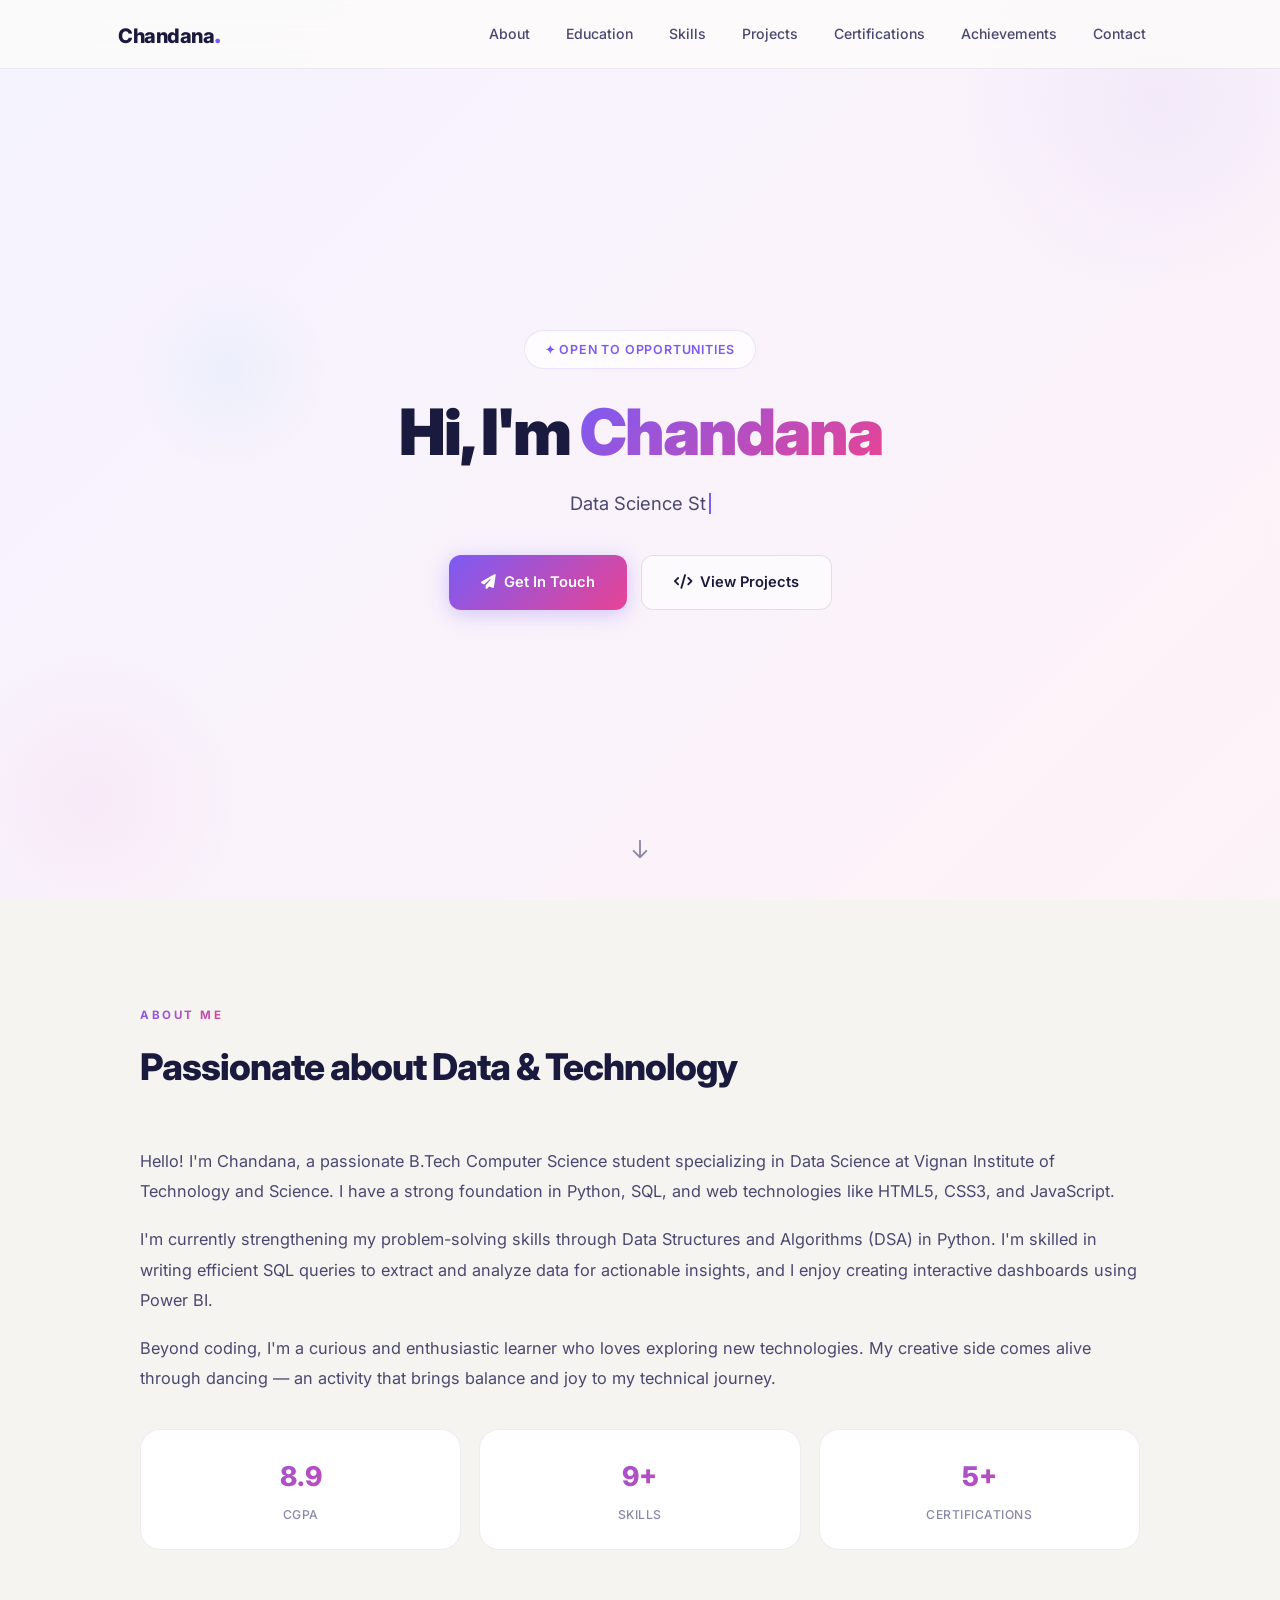
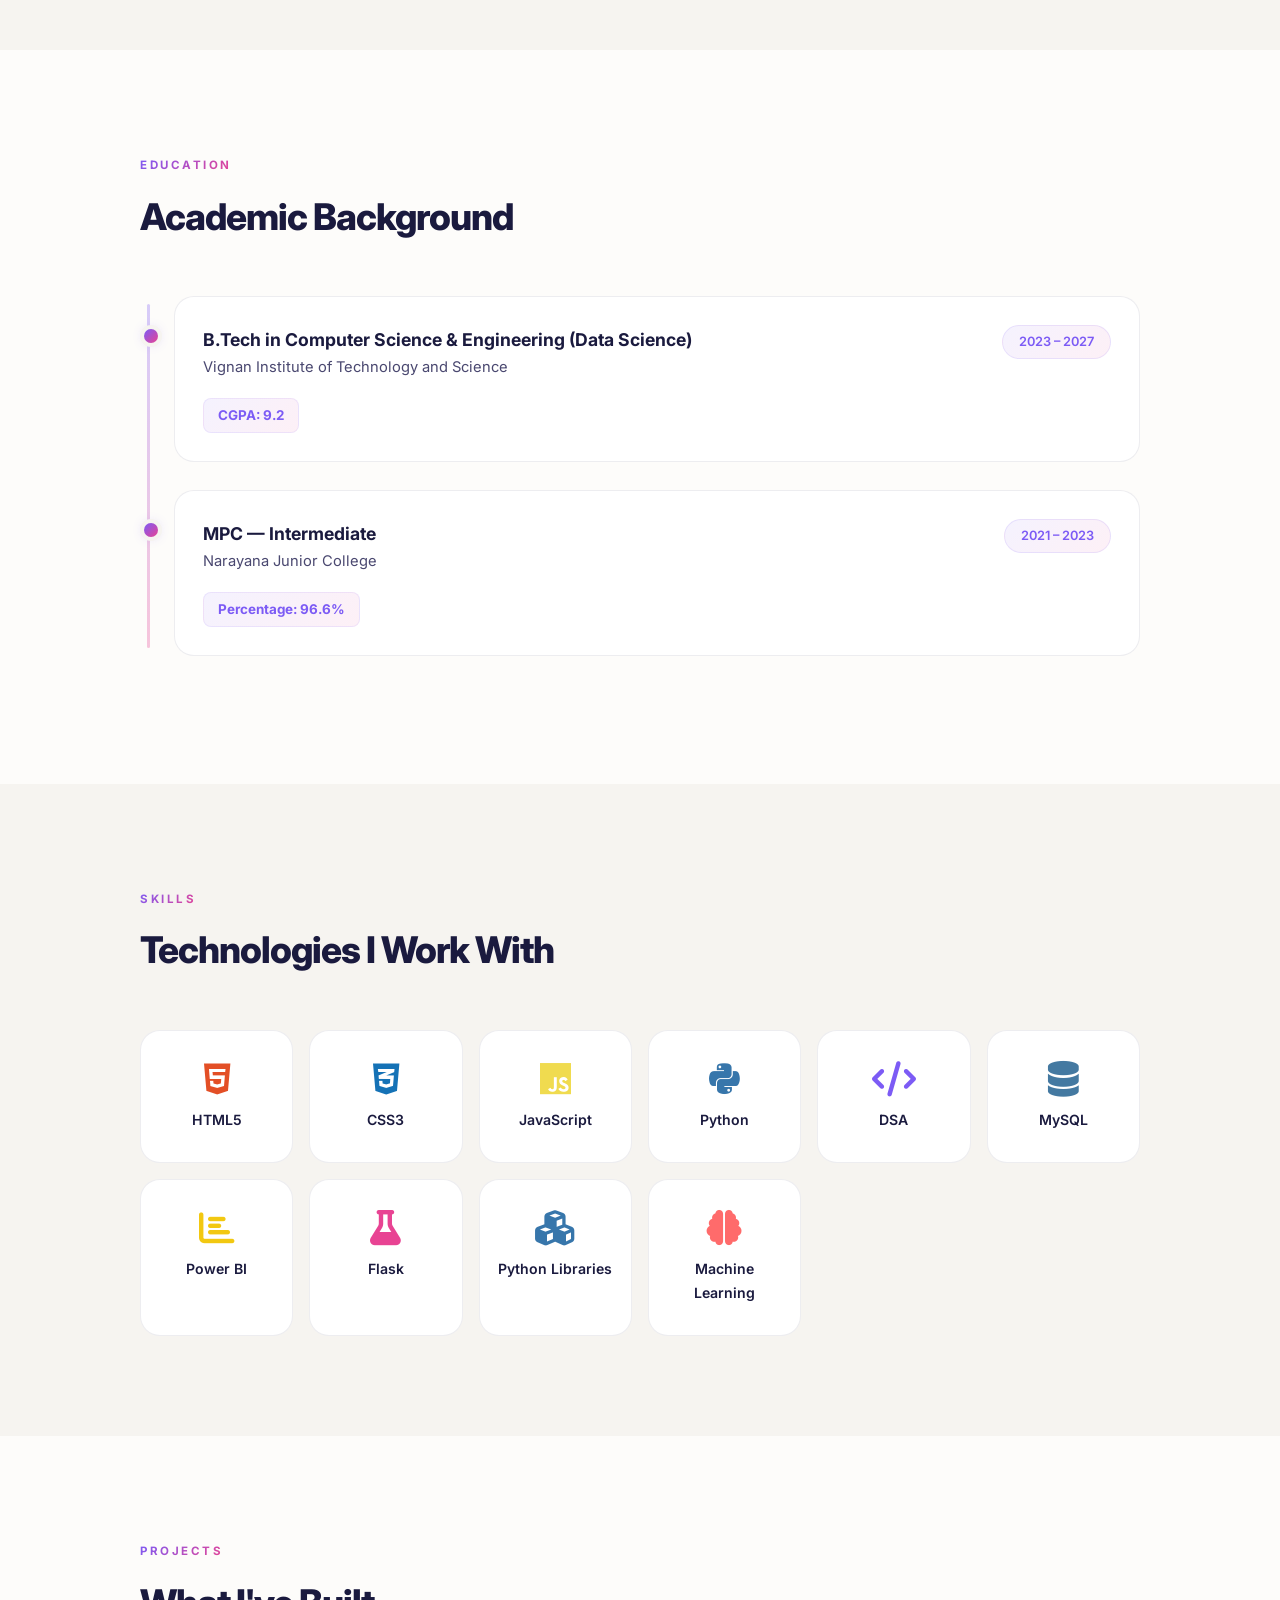
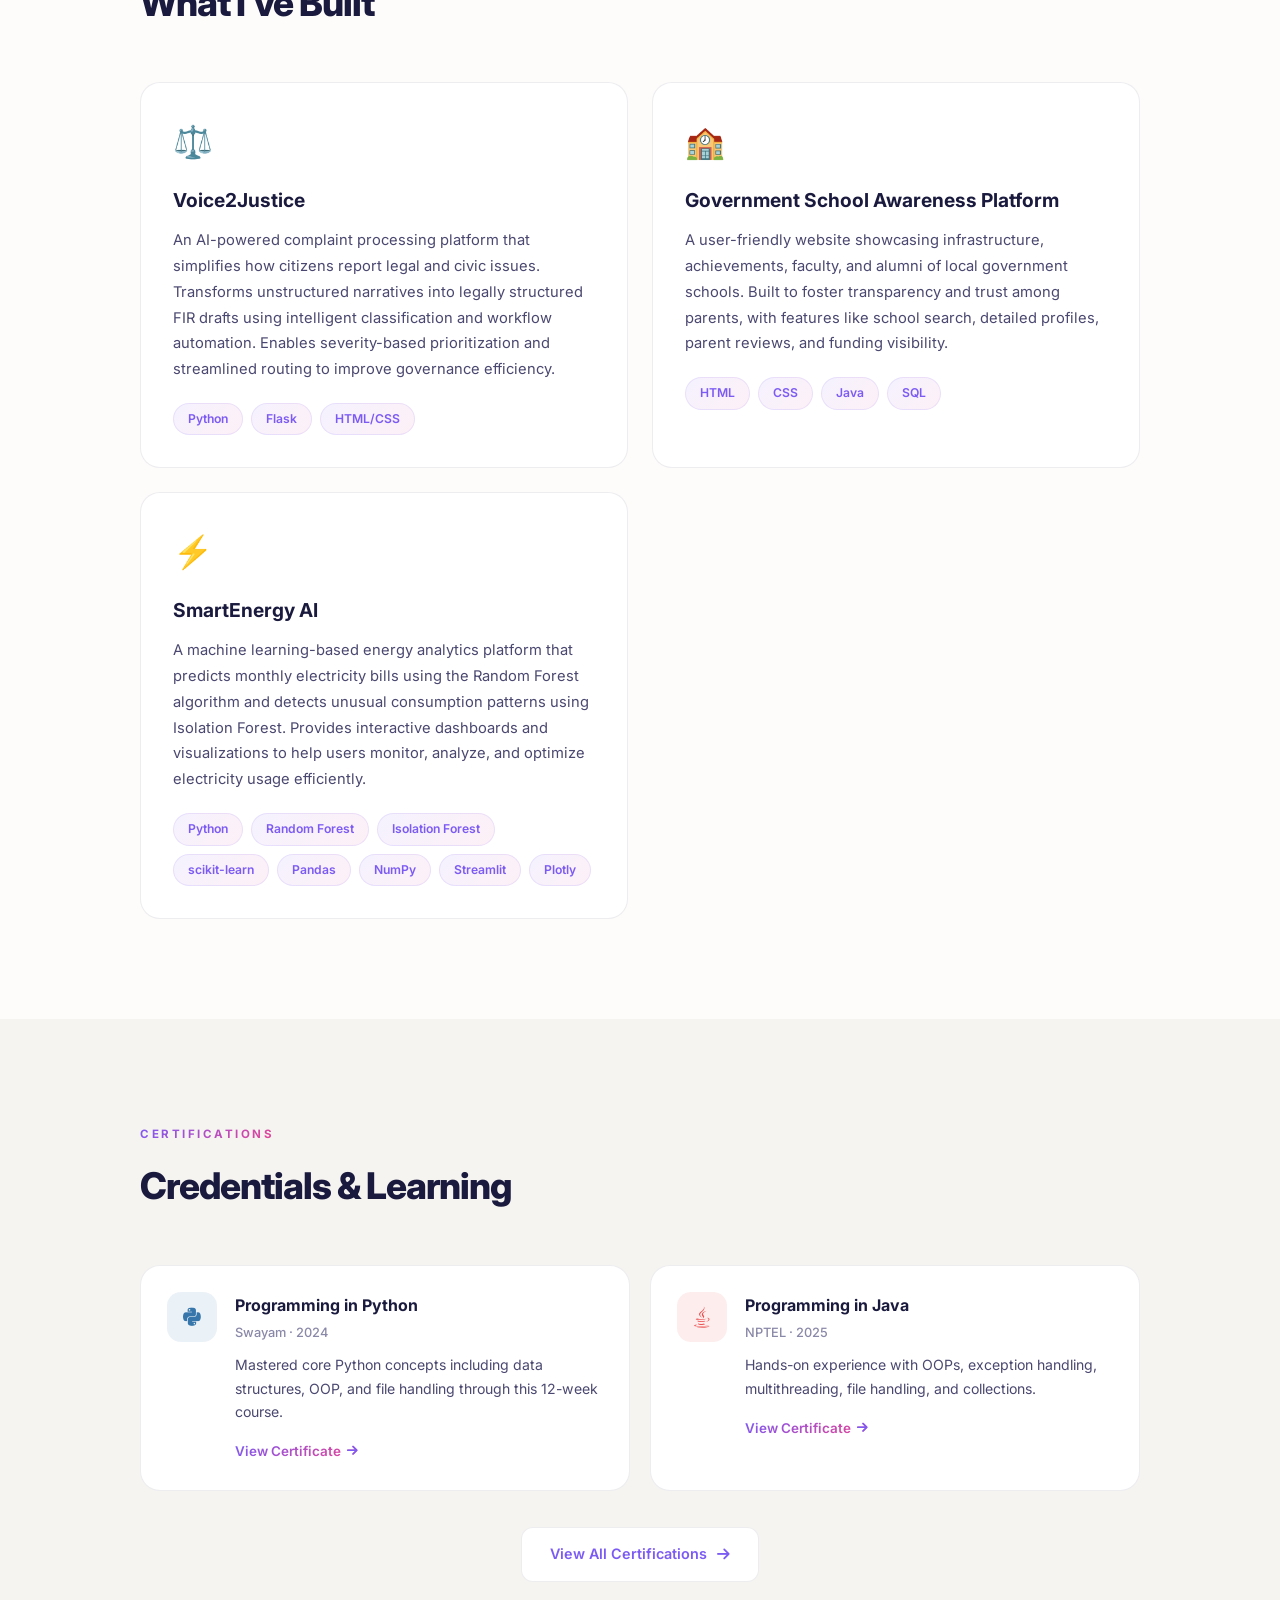
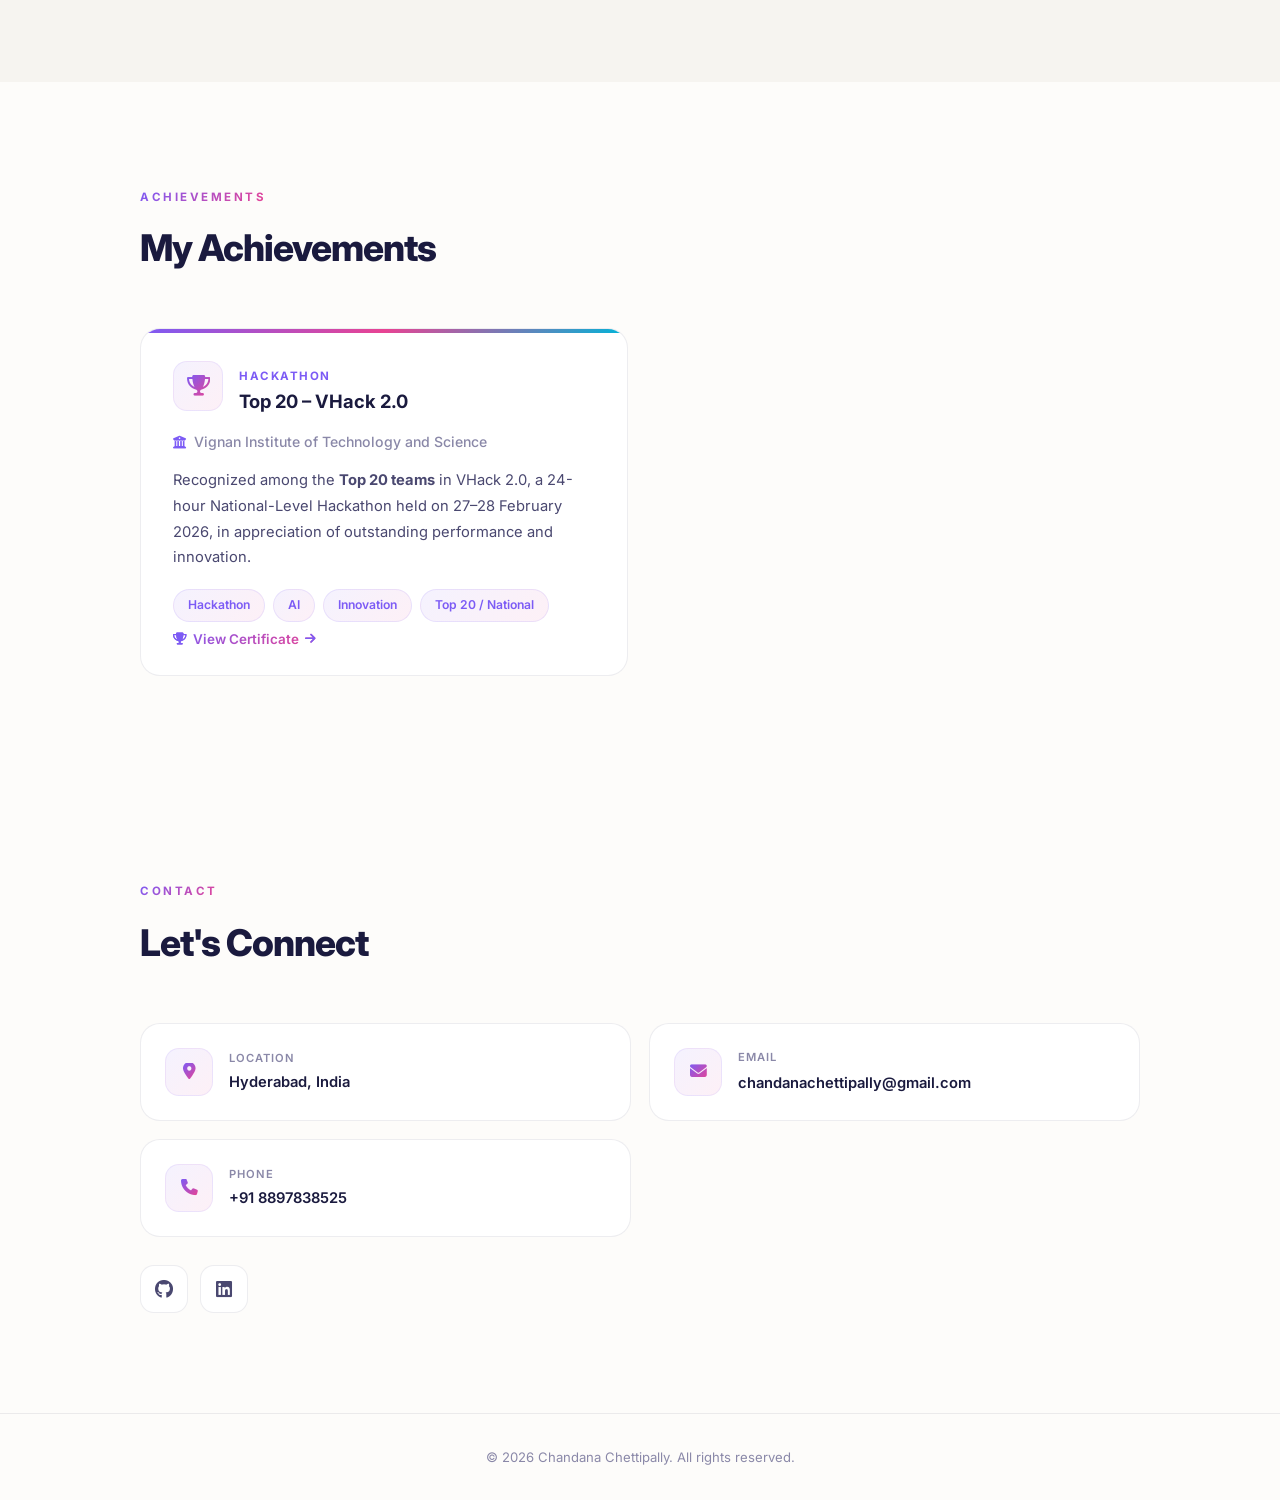
<file: index.html>
<!DOCTYPE html>
<html lang="en">

<head>
    <meta charset="UTF-8">
    <meta name="viewport" content="width=device-width, initial-scale=1.0">
    <meta name="description"
        content="Chandana Chettipally — B.Tech Data Science student skilled in Python, SQL, Power BI, and web development. View my projects, certifications, and more.">
    <title>Chandana Chettipally | Portfolio</title>
    <link rel="preconnect" href="https://fonts.googleapis.com">
    <link rel="preconnect" href="https://fonts.gstatic.com" crossorigin>
    <link href="https://fonts.googleapis.com/css2?family=Inter:wght@300;400;500;600;700;800;900&display=swap"
        rel="stylesheet">
    <link href="https://cdnjs.cloudflare.com/ajax/libs/font-awesome/6.4.0/css/all.min.css" rel="stylesheet">
    <link rel="stylesheet" href="style.css">
</head>

<body>

    <!-- Scroll Progress Bar -->
    <div class="scroll-progress" id="scrollProgress"></div>

    <!-- ═══════ NAVBAR ═══════ -->
    <nav class="navbar">
        <div class="nav-inner">
            <a href="#" class="nav-logo">
                <span class="logo-c">Chandana</span><span class="logo-dot">.</span>
            </a>
            <ul class="nav-links">
                <li><a href="#about">About</a></li>
                <li><a href="#education">Education</a></li>
                <li><a href="#skills">Skills</a></li>
                <li><a href="#projects">Projects</a></li>
                <li><a href="#certifications">Certifications</a></li>
                <li><a href="#achievements">Achievements</a></li>
                <li><a href="#contact">Contact</a></li>
            </ul>
            <button class="mobile-toggle" aria-label="Toggle menu"><i class="fas fa-bars"></i></button>
        </div>
        <div class="mobile-menu" id="mobileMenu">
            <a href="#about">About</a>
            <a href="#education">Education</a>
            <a href="#skills">Skills</a>
            <a href="#projects">Projects</a>
            <a href="#certifications">Certifications</a>
            <a href="#achievements">Achievements</a>
            <a href="#contact">Contact</a>
        </div>
    </nav>

    <!-- ═══════ HERO ═══════ -->
    <section class="hero" id="hero">
        <!-- Floating shapes -->
        <div class="hero-shape hero-shape-1"></div>
        <div class="hero-shape hero-shape-2"></div>
        <div class="hero-shape hero-shape-3"></div>

        <div class="hero-content">
            <div class="hero-badge">✦ Open to Opportunities</div>
            <h1>Hi, I'm <span class="gradient-text">Chandana</span></h1>
            <p class="hero-subtitle" id="typingText"></p>
            <div class="hero-buttons">
                <a href="#contact" class="btn-primary"><i class="fas fa-paper-plane"></i> Get In Touch</a>
                <a href="#projects" class="btn-outline"><i class="fas fa-code"></i> View Projects</a>
            </div>
        </div>
        <div class="scroll-down">
            <svg fill="none" stroke="currentColor" viewBox="0 0 24 24">
                <path stroke-linecap="round" stroke-linejoin="round" stroke-width="2" d="M19 14l-7 7m0 0l-7-7m7 7V3">
                </path>
            </svg>
        </div>
    </section>

    <!-- ═══════ ABOUT ═══════ -->
    <section id="about" class="section-gray">
        <div class="section-inner reveal">
            <span class="section-label">About Me</span>
            <h2 class="section-title">Passionate about Data & Technology</h2>
            <div class="about-text">
                <p>Hello! I'm Chandana, a passionate B.Tech Computer Science student specializing in Data Science at
                    Vignan Institute of Technology and Science. I have a strong foundation in Python, SQL, and web
                    technologies like HTML5, CSS3, and JavaScript.</p>
                <p>I'm currently strengthening my problem-solving skills through Data Structures and Algorithms (DSA) in
                    Python. I'm skilled in writing efficient SQL queries to extract and analyze data for actionable
                    insights, and I enjoy creating interactive dashboards using Power BI.</p>
                <p>Beyond coding, I'm a curious and enthusiastic learner who loves exploring new technologies. My
                    creative side comes alive through dancing — an activity that brings balance and joy to my technical
                    journey.</p>
            </div>
            <div class="about-stats">
                <div class="glass-card stat-card stagger-child">
                    <div class="stat-number" data-count="9.2">0</div>
                    <div class="stat-label">CGPA</div>
                </div>
                <div class="glass-card stat-card stagger-child">
                    <div class="stat-number" data-count="10" data-suffix="+">0</div>
                    <div class="stat-label">Skills</div>
                </div>
                <div class="glass-card stat-card stagger-child">
                    <div class="stat-number" data-count="6" data-suffix="+">0</div>
                    <div class="stat-label">Certifications</div>
                </div>
            </div>
        </div>
    </section>

    <!-- ═══════ EDUCATION ═══════ -->
    <section id="education" class="section-cream">
        <div class="section-inner reveal">
            <span class="section-label">Education</span>
            <h2 class="section-title">Academic Background</h2>
            <div class="timeline">
                <div class="glass-card timeline-item">
                    <div class="timeline-header">
                        <div>
                            <h3>B.Tech in Computer Science & Engineering (Data Science)</h3>
                            <p class="institution">Vignan Institute of Technology and Science</p>
                        </div>
                        <span class="timeline-badge">2023 – 2027</span>
                    </div>
                    <span class="timeline-score">CGPA: 9.2</span>
                </div>
                <div class="glass-card timeline-item">
                    <div class="timeline-header">
                        <div>
                            <h3>MPC — Intermediate</h3>
                            <p class="institution">Narayana Junior College</p>
                        </div>
                        <span class="timeline-badge">2021 – 2023</span>
                    </div>
                    <span class="timeline-score">Percentage: 96.6%</span>
                </div>
            </div>
        </div>
    </section>

    <!-- ═══════ SKILLS ═══════ -->
    <section id="skills" class="section-gray">
        <div class="section-inner reveal">
            <span class="section-label">Skills</span>
            <h2 class="section-title">Technologies I Work With</h2>
            <div class="skills-grid">
                <div class="glass-card skill-card stagger-child">
                    <i class="fab fa-html5" style="color:#e34f26"></i>
                    <h3>HTML5</h3>
                </div>
                <div class="glass-card skill-card stagger-child">
                    <i class="fab fa-css3-alt" style="color:#1572b6"></i>
                    <h3>CSS3</h3>
                </div>
                <div class="glass-card skill-card stagger-child">
                    <i class="fab fa-js" style="color:#f0db4f"></i>
                    <h3>JavaScript</h3>
                </div>
                <div class="glass-card skill-card stagger-child">
                    <i class="fab fa-python" style="color:#3776ab"></i>
                    <h3>Python</h3>
                </div>
                <div class="glass-card skill-card stagger-child">
                    <i class="fas fa-code" style="color:#7c5bf5"></i>
                    <h3>DSA</h3>
                </div>
                <div class="glass-card skill-card stagger-child">
                    <i class="fas fa-database" style="color:#4479a1"></i>
                    <h3>MySQL</h3>
                </div>
                <div class="glass-card skill-card stagger-child">
                    <i class="fas fa-chart-bar" style="color:#f2c811"></i>
                    <h3>Power BI</h3>
                </div>
                <div class="glass-card skill-card stagger-child">
                    <i class="fas fa-flask" style="color:#e84393"></i>
                    <h3>Flask</h3>
                </div>
                <div class="glass-card skill-card stagger-child">
                    <i class="fas fa-cubes" style="color:#3776ab"></i>
                    <h3>Python Libraries</h3>
                </div>
                <div class="glass-card skill-card stagger-child">
                    <i class="fas fa-brain" style="color:#ff6b6b"></i>
                    <h3>Machine Learning</h3>
                </div>
            </div>
        </div>
    </section>

    <!-- ═══════ PROJECTS ═══════ -->
    <section id="projects" class="section-cream">
        <div class="section-inner reveal">
            <span class="section-label">Projects</span>
            <h2 class="section-title">What I've Built</h2>
            <div class="projects-grid">
                <div class="glass-card project-card">
                    <span class="project-emoji">⚖️</span>
                    <h3>Voice2Justice</h3>
                    <p>An AI-powered complaint processing platform that simplifies how citizens report legal and civic
                        issues. Transforms unstructured narratives into legally structured FIR drafts using intelligent
                        classification and workflow automation. Enables severity-based prioritization and streamlined
                        routing to improve governance efficiency.</p>
                    <div class="tech-tags">
                        <span class="tech-tag">Python</span>
                        <span class="tech-tag">Flask</span>
                        <span class="tech-tag">HTML/CSS</span>
                    </div>
                </div>
                <div class="glass-card project-card">
                    <span class="project-emoji">🏫</span>
                    <h3>Government School Awareness Platform</h3>
                    <p>A user-friendly website showcasing infrastructure, achievements, faculty, and alumni of local
                        government schools. Built to foster transparency and trust among parents, with features like
                        school search, detailed profiles, parent reviews, and funding visibility.</p>
                    <div class="tech-tags">
                        <span class="tech-tag">HTML</span>
                        <span class="tech-tag">CSS</span>
                        <span class="tech-tag">Java</span>
                        <span class="tech-tag">SQL</span>
                    </div>
                </div>
                <div class="glass-card project-card">
                    <span class="project-emoji">⚡</span>
                    <h3>SmartEnergy AI</h3>
                    <p>A machine learning-based energy analytics platform that predicts monthly electricity bills using
                        the Random Forest algorithm and detects unusual consumption patterns using Isolation Forest.
                        Provides interactive dashboards and visualizations to help users monitor, analyze, and optimize
                        electricity usage efficiently.</p>
                    <div class="tech-tags">
                        <span class="tech-tag">Python</span>
                        <span class="tech-tag">Random Forest</span>
                        <span class="tech-tag">Isolation Forest</span>
                        <span class="tech-tag">scikit-learn</span>
                        <span class="tech-tag">Pandas</span>
                        <span class="tech-tag">NumPy</span>
                        <span class="tech-tag">Streamlit</span>
                        <span class="tech-tag">Plotly</span>
                    </div>
                </div>
            </div>
        </div>
    </section>

    <!-- ═══════ CERTIFICATIONS ═══════ -->
    <section id="certifications" class="section-gray">
        <div class="section-inner reveal">
            <span class="section-label">Certifications</span>
            <h2 class="section-title">Credentials & Learning</h2>
            <div class="certs-grid">
                <div class="glass-card cert-card">
                    <div class="cert-icon" style="background:rgba(55,118,171,0.1); color:#3776ab;">
                        <i class="fab fa-python"></i>
                    </div>
                    <div>
                        <h3>Programming in Python</h3>
                        <p class="cert-org">Swayam · 2024</p>
                        <p class="cert-desc">Mastered core Python concepts including data structures, OOP, and file
                            handling through this 12-week course.</p>
                        <a href="assets/Swayam_Python.pdf" target="_blank" rel="noopener noreferrer" class="cert-link"
                            aria-label="Python certificate">View Certificate <i class="fas fa-arrow-right"></i></a>
                    </div>
                </div>
                <div class="glass-card cert-card">
                    <div class="cert-icon" style="background:rgba(234,76,76,0.1); color:#ea4c4c;">
                        <i class="fab fa-java"></i>
                    </div>
                    <div>
                        <h3>Programming in Java</h3>
                        <p class="cert-org">NPTEL · 2025</p>
                        <p class="cert-desc">Hands-on experience with OOPs, exception handling, multithreading, file
                            handling, and collections.</p>
                        <a href="assets/NPTEL_Java.pdf" target="_blank" rel="noopener noreferrer" class="cert-link"
                            aria-label="Java certificate">View Certificate <i class="fas fa-arrow-right"></i></a>
                    </div>
                </div>
            </div>
            <div style="text-align:center">
                <a href="certificates.html" class="view-all-btn">View All Certifications <i
                        class="fas fa-arrow-right"></i></a>
            </div>
        </div>
    </section>

    <!-- ═══════ ACHIEVEMENTS ═══════ -->
    <section id="achievements" class="section-cream">
        <div class="section-inner reveal">
            <span class="section-label">Achievements</span>
            <h2 class="section-title">My Achievements</h2>
            <div class="achievements-grid">
                <div class="glass-card achievement-card stagger-child">
                    <div class="achievement-accent"></div>
                    <div class="achievement-content">
                        <div class="achievement-header">
                            <div class="achievement-icon">
                                <i class="fas fa-trophy"></i>
                            </div>
                            <div>
                                <span class="achievement-category">Hackathon</span>
                                <h3>Top 20 – VHack 2.0</h3>
                            </div>
                        </div>
                        <p class="achievement-institution"><i class="fas fa-university"></i> Vignan Institute of
                            Technology and Science</p>
                        <p class="achievement-desc">Recognized among the <strong>Top 20 teams</strong> in VHack 2.0, a
                            24-hour National-Level Hackathon held on 27–28 February 2026, in appreciation of outstanding
                            performance and innovation.</p>
                        <div class="tech-tags">
                            <span class="tech-tag">Hackathon</span>
                            <span class="tech-tag">AI</span>
                            <span class="tech-tag">Innovation</span>
                            <span class="tech-tag">Top 20 / National</span>
                        </div>
                        <a href="assets/VHACK_Top20_Certificate_Ch.Chandana.pdf" target="_blank"
                            rel="noopener noreferrer" class="cert-link achievement-link"><i class="fas fa-trophy"></i>
                            View Certificate <i class="fas fa-arrow-right"></i></a>
                    </div>
                </div>
            </div>
        </div>
    </section>

    <!-- ═══════ CONTACT ═══════ -->
    <section id="contact" class="section-cream">
        <div class="section-inner reveal">
            <span class="section-label">Contact</span>
            <h2 class="section-title">Let's Connect</h2>
            <div class="contact-grid">
                <div class="glass-card contact-card stagger-child">
                    <div class="contact-icon"><i class="fas fa-map-marker-alt"></i></div>
                    <div>
                        <h4>Location</h4>
                        <p>Hyderabad, India</p>
                    </div>
                </div>
                <div class="glass-card contact-card stagger-child">
                    <div class="contact-icon"><i class="fas fa-envelope"></i></div>
                    <div>
                        <h4>Email</h4>
                        <a href="mailto:chandanachettipally@gmail.com">chandanachettipally@gmail.com</a>
                    </div>
                </div>
                <div class="glass-card contact-card stagger-child">
                    <div class="contact-icon"><i class="fas fa-phone"></i></div>
                    <div>
                        <h4>Phone</h4>
                        <p>+91 8897838525</p>
                    </div>
                </div>
            </div>
            <div class="social-links">
                <a href="https://github.com/ch-chandana" target="_blank" rel="noopener noreferrer" class="social-link"
                    aria-label="GitHub"><i class="fab fa-github"></i></a>
                <a href="https://www.linkedin.com/in/chettipally-chandana-415032353/" target="_blank"
                    rel="noopener noreferrer" class="social-link" aria-label="LinkedIn"><i
                        class="fab fa-linkedin"></i></a>
            </div>
        </div>
    </section>

    <!-- ═══════ FOOTER ═══════ -->
    <footer>
        <p>&copy;
            <script>document.write(new Date().getFullYear())</script> Chandana Chettipally. All rights reserved.
        </p>
    </footer>

    <!-- ═══════ SCRIPTS ═══════ -->
    <script>
        // ─── Mobile Menu ───
        document.querySelector('.mobile-toggle').addEventListener('click', () => {
            document.getElementById('mobileMenu').classList.toggle('active');
        });
        document.querySelectorAll('.mobile-menu a').forEach(link => {
            link.addEventListener('click', () => document.getElementById('mobileMenu').classList.remove('active'));
        });

        // ─── Scroll Reveal (sections + stagger children) ───
        const observer = new IntersectionObserver((entries) => {
            entries.forEach(entry => {
                if (entry.isIntersecting) entry.target.classList.add('visible');
            });
        }, { threshold: 0.1 });
        document.querySelectorAll('.reveal').forEach(el => observer.observe(el));

        // ─── Scroll Progress Bar ───
        window.addEventListener('scroll', () => {
            const scrollTop = window.scrollY;
            const docHeight = document.documentElement.scrollHeight - window.innerHeight;
            const progress = (scrollTop / docHeight) * 100;
            document.getElementById('scrollProgress').style.width = progress + '%';

            // Navbar compact state
            document.querySelector('.navbar').classList.toggle('scrolled', scrollTop > 50);
        });

        // ─── Active Nav Link on Scroll ───
        const sections = document.querySelectorAll('section[id]');
        const navLinks = document.querySelectorAll('.nav-links a');
        window.addEventListener('scroll', () => {
            let current = '';
            sections.forEach(section => {
                const top = section.offsetTop - 100;
                if (window.scrollY >= top) current = section.getAttribute('id');
            });
            navLinks.forEach(link => {
                link.classList.remove('active');
                if (link.getAttribute('href') === '#' + current) link.classList.add('active');
            });
        });

        // ─── Typing Effect ───
        const phrases = [
            'Data Science Student',
            'Python & DSA Enthusiast',
            'Building solutions through code & data'
        ];
        const typingEl = document.getElementById('typingText');
        let phraseIndex = 0, charIndex = 0, isDeleting = false;

        // Put a text node + cursor INSIDE the <p> so cursor stays inline
        const textNode = document.createTextNode('');
        const cursor = document.createElement('span');
        cursor.className = 'typing-cursor';
        typingEl.appendChild(textNode);
        typingEl.appendChild(cursor);

        function typeEffect() {
            const current = phrases[phraseIndex];
            textNode.textContent = isDeleting
                ? current.substring(0, charIndex--)
                : current.substring(0, charIndex++);

            let speed = isDeleting ? 30 : 60;

            if (!isDeleting && charIndex > current.length) {
                speed = 2000; // pause at end
                isDeleting = true;
            } else if (isDeleting && charIndex < 0) {
                isDeleting = false;
                phraseIndex = (phraseIndex + 1) % phrases.length;
                speed = 400; // pause before next phrase
            }
            setTimeout(typeEffect, speed);
        }
        // Start typing after hero entrance animation
        setTimeout(typeEffect, 1200);

        // ─── Animated Counters ───
        const counterObserver = new IntersectionObserver((entries) => {
            entries.forEach(entry => {
                if (entry.isIntersecting) {
                    const el = entry.target;
                    const target = parseFloat(el.dataset.count);
                    const suffix = el.dataset.suffix || '';
                    const isDecimal = target % 1 !== 0;
                    const duration = 1500;
                    const start = performance.now();

                    function animate(now) {
                        const elapsed = now - start;
                        const progress = Math.min(elapsed / duration, 1);
                        // Ease out cubic
                        const eased = 1 - Math.pow(1 - progress, 3);
                        const value = eased * target;
                        el.textContent = (isDecimal ? value.toFixed(1) : Math.floor(value)) + suffix;
                        if (progress < 1) requestAnimationFrame(animate);
                    }
                    requestAnimationFrame(animate);
                    counterObserver.unobserve(el);
                }
            });
        }, { threshold: 0.5 });
        document.querySelectorAll('[data-count]').forEach(el => counterObserver.observe(el));

        // ─── Smooth Transition to Certificates ───
        document.querySelectorAll('a[href$="certificates.html"]').forEach(link => {
            link.addEventListener('click', function (e) {
                e.preventDefault();
                document.body.style.opacity = '0';
                document.body.style.transition = 'opacity 0.3s ease';
                setTimeout(() => { window.location.href = this.href; }, 300);
            });
        });
    </script>
</body>

</html>
</file>
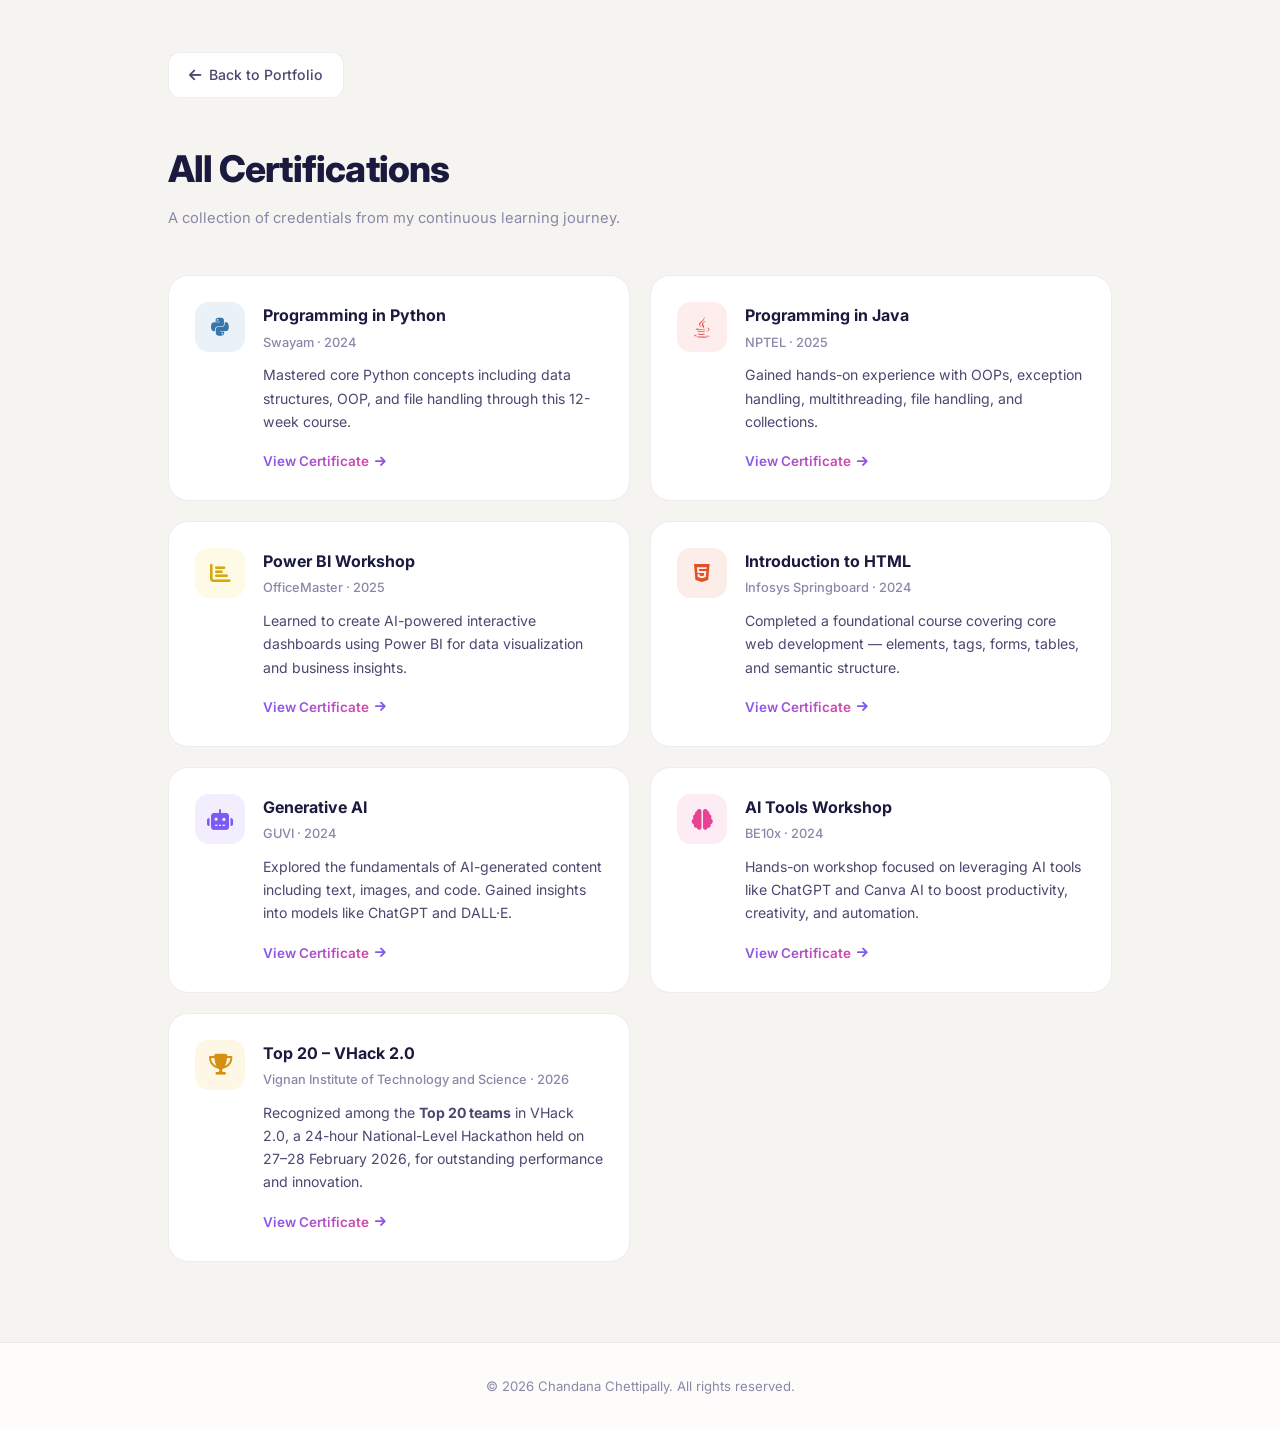
<file: certificates.html>
<!DOCTYPE html>
<html lang="en">

<head>
    <meta charset="UTF-8">
    <meta name="viewport" content="width=device-width, initial-scale=1.0">
    <meta name="description"
        content="Certifications earned by Chandana Chettipally in Python, Java, Power BI, HTML, Generative AI, and more.">
    <title>Certifications | Chandana Chettipally</title>
    <link rel="preconnect" href="https://fonts.googleapis.com">
    <link rel="preconnect" href="https://fonts.gstatic.com" crossorigin>
    <link href="https://fonts.googleapis.com/css2?family=Inter:wght@300;400;500;600;700;800;900&display=swap"
        rel="stylesheet">
    <link href="https://cdnjs.cloudflare.com/ajax/libs/font-awesome/6.4.0/css/all.min.css" rel="stylesheet">
    <link rel="stylesheet" href="style.css">
</head>

<body style="background: var(--bg-soft);">

    <div class="page-header">
        <a href="index.html" class="back-link"><i class="fas fa-arrow-left"></i> Back to Portfolio</a>
        <h1 class="page-title">All Certifications</h1>
        <p class="page-subtitle">A collection of credentials from my continuous learning journey.</p>
    </div>

    <div class="certs-container">
        <div class="certs-grid">

            <!-- Python -->
            <div class="glass-card cert-card cert-fade">
                <div class="cert-icon" style="background:rgba(55,118,171,0.1); color:#3776ab;">
                    <i class="fab fa-python"></i>
                </div>
                <div>
                    <h3>Programming in Python</h3>
                    <p class="cert-org">Swayam · 2024</p>
                    <p class="cert-desc">Mastered core Python concepts including data structures, OOP, and file handling
                        through this 12-week course.</p>
                    <a href="assets/Swayam_Python.pdf" target="_blank" rel="noopener noreferrer" class="cert-link">View
                        Certificate <i class="fas fa-arrow-right"></i></a>
                </div>
            </div>

            <!-- Java -->
            <div class="glass-card cert-card cert-fade">
                <div class="cert-icon" style="background:rgba(234,76,76,0.1); color:#ea4c4c;">
                    <i class="fab fa-java"></i>
                </div>
                <div>
                    <h3>Programming in Java</h3>
                    <p class="cert-org">NPTEL · 2025</p>
                    <p class="cert-desc">Gained hands-on experience with OOPs, exception handling, multithreading, file
                        handling, and collections.</p>
                    <a href="assets/NPTEL_Java.pdf" target="_blank" rel="noopener noreferrer" class="cert-link">View
                        Certificate <i class="fas fa-arrow-right"></i></a>
                </div>
            </div>

            <!-- Power BI -->
            <div class="glass-card cert-card cert-fade">
                <div class="cert-icon" style="background:rgba(242,200,17,0.1); color:#d4a80e;">
                    <i class="fas fa-chart-bar"></i>
                </div>
                <div>
                    <h3>Power BI Workshop</h3>
                    <p class="cert-org">OfficeMaster · 2025</p>
                    <p class="cert-desc">Learned to create AI-powered interactive dashboards using Power BI for data
                        visualization and business insights.</p>
                    <a href="assets/PowerBI_workshop.pdf" target="_blank" rel="noopener noreferrer"
                        class="cert-link">View Certificate <i class="fas fa-arrow-right"></i></a>
                </div>
            </div>

            <!-- HTML -->
            <div class="glass-card cert-card cert-fade">
                <div class="cert-icon" style="background:rgba(227,79,38,0.1); color:#e34f26;">
                    <i class="fab fa-html5"></i>
                </div>
                <div>
                    <h3>Introduction to HTML</h3>
                    <p class="cert-org">Infosys Springboard · 2024</p>
                    <p class="cert-desc">Completed a foundational course covering core web development — elements, tags,
                        forms, tables, and semantic structure.</p>
                    <a href="assets/Infosys_HTML.pdf" target="_blank" rel="noopener noreferrer" class="cert-link">View
                        Certificate <i class="fas fa-arrow-right"></i></a>
                </div>
            </div>

            <!-- Generative AI -->
            <div class="glass-card cert-card cert-fade">
                <div class="cert-icon" style="background:rgba(124,91,245,0.1); color:#7c5bf5;">
                    <i class="fas fa-robot"></i>
                </div>
                <div>
                    <h3>Generative AI</h3>
                    <p class="cert-org">GUVI · 2024</p>
                    <p class="cert-desc">Explored the fundamentals of AI-generated content including text, images, and
                        code. Gained insights into models like ChatGPT and DALL·E.</p>
                    <a href="assets/GUVI_GenAI.pdf" target="_blank" rel="noopener noreferrer" class="cert-link">View
                        Certificate <i class="fas fa-arrow-right"></i></a>
                </div>
            </div>

            <!-- AI Tools -->
            <div class="glass-card cert-card cert-fade">
                <div class="cert-icon" style="background:rgba(232,67,147,0.1); color:#e84393;">
                    <i class="fas fa-brain"></i>
                </div>
                <div>
                    <h3>AI Tools Workshop</h3>
                    <p class="cert-org">BE10x · 2024</p>
                    <p class="cert-desc">Hands-on workshop focused on leveraging AI tools like ChatGPT and Canva AI to
                        boost productivity, creativity, and automation.</p>
                    <a href="assets/AI_tools_workshop.pdf" target="_blank" rel="noopener noreferrer"
                        class="cert-link">View Certificate <i class="fas fa-arrow-right"></i></a>
                </div>
            </div>

            <!-- VHack 2.0 Achievement -->
            <div class="glass-card cert-card cert-fade">
                <div class="cert-icon" style="background:rgba(255,180,0,0.1); color:#d4900e;">
                    <i class="fas fa-trophy"></i>
                </div>
                <div>
                    <h3>Top 20 – VHack 2.0</h3>
                    <p class="cert-org">Vignan Institute of Technology and Science · 2026</p>
                    <p class="cert-desc">Recognized among the <strong>Top 20 teams</strong> in VHack 2.0, a 24-hour National-Level Hackathon held on 27–28 February 2026, for outstanding performance and innovation.</p>
                    <a href="assets/VHACK_Top20_Certificate_Ch.Chandana.pdf" target="_blank" rel="noopener noreferrer"
                        class="cert-link">View Certificate <i class="fas fa-arrow-right"></i></a>
                </div>
            </div>

        </div>
    </div>

    <footer>
        <p>&copy;
            <script>document.write(new Date().getFullYear())</script> Chandana Chettipally. All rights reserved.
        </p>
    </footer>

</body>

</html>
</file>
<file: style.css>
/* ══════════════════════════════════════════════════
   Chandana's Portfolio — Premium Light Theme
   Warm cream + Navy + Rose-Violet gradients
   ══════════════════════════════════════════════════ */

*,
*::before,
*::after {
    margin: 0;
    padding: 0;
    box-sizing: border-box;
}

:root {
    --bg-warm: #fdfcfa;
    --bg-soft: #f6f4f0;
    --bg-card: #ffffff;
    --navy: #1a1a3e;
    --navy-light: #2d2b55;
    --heading: #1a1a3e;
    --text: #4a4870;
    --text-light: #8a88a8;
    --accent-1: #7c5bf5;
    --accent-2: #e84393;
    --accent-3: #00b4d8;
    --gradient: linear-gradient(135deg, #7c5bf5, #e84393);
    --gradient-soft: linear-gradient(135deg, rgba(124, 91, 245, 0.08), rgba(232, 67, 147, 0.08));
    --gradient-border: linear-gradient(135deg, #7c5bf5, #e84393, #00b4d8);
    --border: rgba(26, 26, 62, 0.08);
    --shadow-sm: 0 2px 8px rgba(26, 26, 62, 0.05);
    --shadow: 0 8px 32px rgba(26, 26, 62, 0.08);
    --shadow-lg: 0 20px 60px rgba(26, 26, 62, 0.12);
    --shadow-glow: 0 8px 32px rgba(124, 91, 245, 0.15);
    --radius: 20px;
    --radius-sm: 12px;
}

html {
    scroll-behavior: smooth;
}

body {
    font-family: 'Inter', -apple-system, sans-serif;
    background: var(--bg-warm);
    color: var(--text);
    line-height: 1.7;
    overflow-x: hidden;
    -webkit-font-smoothing: antialiased;
}

/* ═══ GRADIENT TEXT UTILITY ═══ */
.gradient-text {
    background: var(--gradient);
    -webkit-background-clip: text;
    -webkit-text-fill-color: transparent;
    background-clip: text;
}

/* ═══════════════════════════════
   NAVBAR
   ═══════════════════════════════ */
.navbar {
    position: fixed;
    top: 0;
    width: 100%;
    z-index: 100;
    background: rgba(253, 252, 250, 0.8);
    backdrop-filter: blur(24px);
    -webkit-backdrop-filter: blur(24px);
    border-bottom: 1px solid var(--border);
    transition: all 0.3s;
}

.nav-inner {
    max-width: 1100px;
    margin: 0 auto;
    display: flex;
    justify-content: space-between;
    align-items: center;
    padding: 0 28px;
    height: 68px;
}

.nav-logo {
    font-weight: 800;
    font-size: 1.25rem;
    text-decoration: none;
    letter-spacing: -0.5px;
}

.nav-logo .logo-c {
    color: var(--heading);
}

.nav-logo .logo-dot {
    color: var(--accent-1);
    font-size: 1.6rem;
}

.nav-links {
    display: flex;
    gap: 4px;
    list-style: none;
}

.nav-links a {
    color: var(--text);
    text-decoration: none;
    font-size: 0.88rem;
    font-weight: 500;
    padding: 8px 16px;
    border-radius: 10px;
    transition: all 0.25s;
    position: relative;
}

.nav-links a:hover {
    color: var(--accent-1);
    background: rgba(124, 91, 245, 0.06);
}

.mobile-toggle {
    display: none;
    background: none;
    border: 1.5px solid var(--border);
    color: var(--heading);
    font-size: 1.1rem;
    cursor: pointer;
    padding: 8px 10px;
    border-radius: 10px;
}

.mobile-menu {
    display: none;
    position: fixed;
    top: 68px;
    left: 0;
    right: 0;
    background: rgba(253, 252, 250, 0.97);
    backdrop-filter: blur(20px);
    border-bottom: 1px solid var(--border);
    padding: 8px 28px 20px;
    z-index: 99;
}

.mobile-menu.active {
    display: block;
}

.mobile-menu a {
    display: block;
    color: var(--text);
    text-decoration: none;
    padding: 14px 0;
    font-size: 1rem;
    font-weight: 500;
    border-bottom: 1px solid var(--border);
}

.mobile-menu a:last-child {
    border: none;
}

.mobile-menu a:hover {
    color: var(--accent-1);
}

@media (max-width: 768px) {
    .nav-links {
        display: none;
    }

    .mobile-toggle {
        display: flex;
        align-items: center;
    }
}

/* ═══════════════════════════════
   HERO — Animated gradient BG
   ═══════════════════════════════ */
.hero {
    min-height: 100vh;
    display: flex;
    align-items: center;
    justify-content: center;
    text-align: center;
    padding: 120px 28px 80px;
    position: relative;
    overflow: hidden;
    background: linear-gradient(135deg, #f5f3ff 0%, #fdf2f8 30%, #ecfdf5 60%, #eff6ff 100%);
    background-size: 300% 300%;
    animation: heroGradient 12s ease infinite;
}

@keyframes heroGradient {
    0% {
        background-position: 0% 50%;
    }

    50% {
        background-position: 100% 50%;
    }

    100% {
        background-position: 0% 50%;
    }
}

/* Floating shapes */
.hero-shape {
    position: absolute;
    border-radius: 50%;
    pointer-events: none;
    opacity: 0.5;
}

.hero-shape-1 {
    width: 400px;
    height: 400px;
    background: radial-gradient(circle, rgba(124, 91, 245, 0.12), transparent 70%);
    top: -100px;
    right: -80px;
    animation: float1 8s ease-in-out infinite;
}

.hero-shape-2 {
    width: 300px;
    height: 300px;
    background: radial-gradient(circle, rgba(232, 67, 147, 0.1), transparent 70%);
    bottom: -50px;
    left: -60px;
    animation: float2 10s ease-in-out infinite;
}

.hero-shape-3 {
    width: 200px;
    height: 200px;
    background: radial-gradient(circle, rgba(0, 180, 216, 0.1), transparent 70%);
    top: 30%;
    left: 10%;
    animation: float3 7s ease-in-out infinite;
}

@keyframes float1 {

    0%,
    100% {
        transform: translate(0, 0) scale(1);
    }

    50% {
        transform: translate(-30px, 20px) scale(1.05);
    }
}

@keyframes float2 {

    0%,
    100% {
        transform: translate(0, 0) scale(1);
    }

    50% {
        transform: translate(20px, -30px) scale(1.08);
    }
}

@keyframes float3 {

    0%,
    100% {
        transform: translate(0, 0);
    }

    50% {
        transform: translate(15px, 15px);
    }
}

.hero-content {
    position: relative;
    z-index: 2;
    max-width: 660px;
}

.hero-badge {
    display: inline-flex;
    align-items: center;
    gap: 6px;
    background: rgba(255, 255, 255, 0.7);
    backdrop-filter: blur(10px);
    border: 1px solid rgba(124, 91, 245, 0.15);
    padding: 8px 20px;
    border-radius: 50px;
    font-size: 0.78rem;
    color: var(--accent-1);
    font-weight: 600;
    margin-bottom: 28px;
    letter-spacing: 0.8px;
    text-transform: uppercase;
}

.hero h1 {
    font-size: clamp(2.6rem, 6vw, 4rem);
    font-weight: 900;
    color: var(--heading);
    line-height: 1.1;
    margin-bottom: 20px;
    letter-spacing: -2px;
}

.hero-subtitle {
    font-size: 1.15rem;
    color: var(--text);
    margin-bottom: 36px;
    max-width: 500px;
    margin-left: auto;
    margin-right: auto;
    line-height: 1.7;
}

.hero-buttons {
    display: flex;
    gap: 14px;
    justify-content: center;
    flex-wrap: wrap;
}

.btn-primary {
    display: inline-flex;
    align-items: center;
    gap: 8px;
    background: var(--gradient);
    color: #fff;
    padding: 14px 32px;
    border-radius: var(--radius-sm);
    font-weight: 600;
    font-size: 0.92rem;
    text-decoration: none;
    border: none;
    cursor: pointer;
    transition: all 0.3s;
    box-shadow: 0 4px 20px rgba(124, 91, 245, 0.3);
}

.btn-primary:hover {
    transform: translateY(-2px);
    box-shadow: 0 8px 32px rgba(124, 91, 245, 0.4);
}

.btn-outline {
    display: inline-flex;
    align-items: center;
    gap: 8px;
    background: rgba(255, 255, 255, 0.6);
    backdrop-filter: blur(10px);
    color: var(--heading);
    padding: 14px 32px;
    border-radius: var(--radius-sm);
    font-weight: 600;
    font-size: 0.92rem;
    text-decoration: none;
    border: 1.5px solid rgba(26, 26, 62, 0.12);
    transition: all 0.3s;
}

.btn-outline:hover {
    border-color: var(--accent-1);
    color: var(--accent-1);
    background: rgba(255, 255, 255, 0.9);
}

.scroll-down {
    position: absolute;
    bottom: 32px;
    left: 50%;
    transform: translateX(-50%);
    animation: scrollBounce 2s ease infinite;
    color: var(--text-light);
}

.scroll-down svg {
    width: 22px;
    height: 22px;
}

@keyframes scrollBounce {

    0%,
    100% {
        transform: translateX(-50%) translateY(0);
    }

    50% {
        transform: translateX(-50%) translateY(10px);
    }
}

/* ═══════════════════════════════
   SECTIONS
   ═══════════════════════════════ */
section {
    padding: 100px 28px;
}

.section-inner {
    max-width: 1000px;
    margin: 0 auto;
}

.section-label {
    display: inline-block;
    font-size: 0.72rem;
    font-weight: 700;
    text-transform: uppercase;
    letter-spacing: 2.5px;
    margin-bottom: 10px;
    background: var(--gradient);
    -webkit-background-clip: text;
    -webkit-text-fill-color: transparent;
    background-clip: text;
}

.section-title {
    font-size: clamp(1.8rem, 4vw, 2.3rem);
    font-weight: 800;
    color: var(--heading);
    letter-spacing: -1px;
    margin-bottom: 48px;
}

.section-cream {
    background: var(--bg-warm);
}

.section-gray {
    background: var(--bg-soft);
}

/* ═══════════════════════════════
   GLASS CARD (reusable)
   ═══════════════════════════════ */
.glass-card {
    background: var(--bg-card);
    border: 1px solid var(--border);
    border-radius: var(--radius);
    transition: all 0.35s ease;
    position: relative;
}

.glass-card:hover {
    border-color: rgba(124, 91, 245, 0.2);
    box-shadow: var(--shadow);
    transform: translateY(-4px);
}

/* Gradient top-line on hover */
.glass-card::before {
    content: '';
    position: absolute;
    top: 0;
    left: 20px;
    right: 20px;
    height: 3px;
    border-radius: 0 0 3px 3px;
    background: var(--gradient-border);
    opacity: 0;
    transition: opacity 0.3s;
}

.glass-card:hover::before {
    opacity: 1;
}

/* ═══════════════════════════════
   ABOUT
   ═══════════════════════════════ */
.about-text p {
    color: var(--text);
    font-size: 1.02rem;
    margin-bottom: 18px;
    line-height: 1.85;
}

.about-stats {
    display: grid;
    grid-template-columns: repeat(3, 1fr);
    gap: 18px;
    margin-top: 36px;
}

.stat-card {
    padding: 24px 16px;
    text-align: center;
}

.stat-number {
    font-size: 1.7rem;
    font-weight: 800;
    background: var(--gradient);
    -webkit-background-clip: text;
    -webkit-text-fill-color: transparent;
    background-clip: text;
}

.stat-label {
    font-size: 0.76rem;
    color: var(--text-light);
    margin-top: 4px;
    font-weight: 500;
    text-transform: uppercase;
    letter-spacing: 0.5px;
}

/* ═══════════════════════════════
   EDUCATION TIMELINE
   ═══════════════════════════════ */
.timeline {
    position: relative;
    padding-left: 34px;
}

.timeline::before {
    content: '';
    position: absolute;
    left: 7px;
    top: 8px;
    bottom: 8px;
    width: 3px;
    background: var(--gradient);
    border-radius: 3px;
    opacity: 0.3;
}

.timeline-item {
    position: relative;
    margin-bottom: 28px;
    padding: 28px;
}

.timeline-item::after {
    content: '';
    position: absolute;
    left: -31px;
    top: 32px;
    width: 14px;
    height: 14px;
    border-radius: 50%;
    background: var(--gradient);
    box-shadow: 0 0 0 4px var(--bg-soft), 0 0 12px rgba(124, 91, 245, 0.3);
}

.timeline-header {
    display: flex;
    justify-content: space-between;
    align-items: flex-start;
    flex-wrap: wrap;
    gap: 12px;
    margin-bottom: 8px;
}

.timeline-item h3 {
    font-size: 1.1rem;
    font-weight: 700;
    color: var(--heading);
}

.timeline-item .institution {
    color: var(--text);
    font-size: 0.92rem;
}

.timeline-badge {
    background: var(--gradient-soft);
    color: var(--accent-1);
    padding: 5px 16px;
    border-radius: 50px;
    font-size: 0.8rem;
    font-weight: 600;
    white-space: nowrap;
    border: 1px solid rgba(124, 91, 245, 0.12);
}

.timeline-score {
    display: inline-block;
    margin-top: 10px;
    background: var(--gradient-soft);
    color: var(--accent-1);
    padding: 5px 14px;
    border-radius: 8px;
    font-size: 0.84rem;
    font-weight: 700;
    border: 1px solid rgba(124, 91, 245, 0.1);
}

/* ═══════════════════════════════
   SKILLS
   ═══════════════════════════════ */
.skills-grid {
    display: grid;
    grid-template-columns: repeat(auto-fill, minmax(130px, 1fr));
    gap: 16px;
}

.skill-card {
    padding: 30px 14px;
    text-align: center;
    cursor: default;
}

.skill-card i {
    font-size: 2.2rem;
    margin-bottom: 12px;
    display: block;
    transition: transform 0.3s;
}

.skill-card:hover i {
    transform: scale(1.15) translateY(-2px);
}

.skill-card h3 {
    font-size: 0.88rem;
    font-weight: 600;
    color: var(--heading);
}

/* ═══════════════════════════════
   PROJECTS
   ═══════════════════════════════ */
.projects-grid {
    display: grid;
    grid-template-columns: repeat(auto-fill, minmax(420px, 1fr));
    gap: 24px;
}

.project-card {
    padding: 32px;
}

.project-emoji {
    font-size: 2rem;
    margin-bottom: 14px;
    display: block;
}

.project-card h3 {
    font-size: 1.2rem;
    font-weight: 700;
    color: var(--heading);
    margin-bottom: 12px;
}

.project-card p {
    color: var(--text);
    font-size: 0.92rem;
    margin-bottom: 20px;
    line-height: 1.75;
}

.tech-tags {
    display: flex;
    flex-wrap: wrap;
    gap: 8px;
}

.tech-tag {
    background: var(--gradient-soft);
    color: var(--accent-1);
    padding: 5px 14px;
    border-radius: 50px;
    font-size: 0.76rem;
    font-weight: 600;
    border: 1px solid rgba(124, 91, 245, 0.12);
    transition: all 0.2s;
}

.tech-tag:hover {
    background: rgba(124, 91, 245, 0.12);
    border-color: rgba(124, 91, 245, 0.25);
}

@media (max-width: 480px) {
    .projects-grid {
        grid-template-columns: 1fr;
    }
}

/* ═══════════════════════════════
   CERTIFICATIONS
   ═══════════════════════════════ */
.certs-grid {
    display: grid;
    grid-template-columns: repeat(auto-fill, minmax(420px, 1fr));
    gap: 20px;
}

.cert-card {
    padding: 26px;
    display: flex;
    gap: 18px;
}

.cert-icon {
    width: 50px;
    height: 50px;
    border-radius: 14px;
    display: flex;
    align-items: center;
    justify-content: center;
    font-size: 1.3rem;
    flex-shrink: 0;
}

.cert-card h3 {
    font-size: 1rem;
    font-weight: 700;
    color: var(--heading);
    margin-bottom: 2px;
}

.cert-org {
    font-size: 0.8rem;
    color: var(--text-light);
    margin-bottom: 10px;
    font-weight: 500;
}

.cert-desc {
    font-size: 0.88rem;
    color: var(--text);
    line-height: 1.65;
    margin-bottom: 14px;
}

.cert-link {
    display: inline-flex;
    align-items: center;
    gap: 6px;
    font-size: 0.84rem;
    font-weight: 600;
    text-decoration: none;
    background: var(--gradient);
    -webkit-background-clip: text;
    -webkit-text-fill-color: transparent;
    background-clip: text;
    transition: opacity 0.2s;
}

.cert-link i {
    -webkit-text-fill-color: var(--accent-1);
    font-size: 0.75rem;
}

.cert-link:hover {
    opacity: 0.7;
}

.view-all-btn {
    display: inline-flex;
    align-items: center;
    gap: 10px;
    margin-top: 36px;
    background: var(--bg-card);
    border: 1.5px solid var(--border);
    color: var(--accent-1);
    padding: 14px 28px;
    border-radius: var(--radius-sm);
    font-weight: 600;
    font-size: 0.9rem;
    text-decoration: none;
    transition: all 0.3s;
}

.view-all-btn:hover {
    background: var(--gradient-soft);
    border-color: rgba(124, 91, 245, 0.2);
    box-shadow: var(--shadow-glow);
    transform: translateY(-2px);
}

@media (max-width: 480px) {
    .certs-grid {
        grid-template-columns: 1fr;
    }
}
/* ═══════════════════════════════
   ACHIEVEMENTS
   ═══════════════════════════════ */
.achievements-grid {
    display: grid;
    grid-template-columns: repeat(auto-fill, minmax(420px, 1fr));
    gap: 24px;
}

.achievement-card {
    padding: 0;
    overflow: hidden;
    position: relative;
}

.achievement-accent {
    height: 4px;
    background: var(--gradient-border);
    border-radius: 20px 20px 0 0;
}

.achievement-content {
    padding: 28px 32px 24px;
}

.achievement-header {
    display: flex;
    align-items: flex-start;
    gap: 16px;
    margin-bottom: 16px;
}

.achievement-icon {
    width: 50px;
    height: 50px;
    border-radius: 14px;
    background: var(--gradient-soft);
    display: flex;
    align-items: center;
    justify-content: center;
    font-size: 1.3rem;
    flex-shrink: 0;
    border: 1px solid rgba(124, 91, 245, 0.1);
}

.achievement-icon i {
    background: var(--gradient);
    -webkit-background-clip: text;
    -webkit-text-fill-color: transparent;
    background-clip: text;
}

.achievement-category {
    display: inline-block;
    font-size: 0.72rem;
    font-weight: 700;
    text-transform: uppercase;
    letter-spacing: 1.5px;
    color: var(--accent-1);
    margin-bottom: 4px;
}

.achievement-header h3 {
    font-size: 1.15rem;
    font-weight: 700;
    color: var(--heading);
    line-height: 1.3;
}

.achievement-institution {
    display: flex;
    align-items: center;
    gap: 8px;
    font-size: 0.88rem;
    color: var(--text-light);
    margin-bottom: 14px;
    font-weight: 500;
}

.achievement-institution i {
    font-size: 0.82rem;
    color: var(--accent-1);
}

.achievement-desc {
    font-size: 0.92rem;
    color: var(--text);
    line-height: 1.75;
    margin-bottom: 18px;
}

.achievement-link {
    margin-top: 6px;
}

@media (max-width: 480px) {
    .achievements-grid {
        grid-template-columns: 1fr;
    }

    .achievement-content {
        padding: 20px 22px 20px;
    }
}

/* ═══════════════════════════════
   CONTACT
   ═══════════════════════════════ */
.contact-grid {
    display: grid;
    grid-template-columns: repeat(2, 1fr);
    gap: 18px;
}

.contact-card {
    padding: 24px;
    display: flex;
    align-items: center;
    gap: 16px;
}

.contact-icon {
    width: 48px;
    height: 48px;
    border-radius: 14px;
    background: var(--gradient-soft);
    display: flex;
    align-items: center;
    justify-content: center;
    font-size: 1.05rem;
    flex-shrink: 0;
    border: 1px solid rgba(124, 91, 245, 0.1);
}

.contact-icon i {
    background: var(--gradient);
    -webkit-background-clip: text;
    -webkit-text-fill-color: transparent;
    background-clip: text;
}

.contact-card h4 {
    font-size: 0.7rem;
    color: var(--text-light);
    font-weight: 600;
    text-transform: uppercase;
    letter-spacing: 1px;
    margin-bottom: 2px;
}

.contact-card p,
.contact-card a {
    color: var(--heading);
    font-weight: 600;
    font-size: 0.92rem;
    text-decoration: none;
}

.contact-card a:hover {
    color: var(--accent-1);
}

.social-links {
    display: flex;
    gap: 12px;
    margin-top: 28px;
}

.social-link {
    width: 48px;
    height: 48px;
    border-radius: 14px;
    background: var(--bg-card);
    border: 1px solid var(--border);
    display: flex;
    align-items: center;
    justify-content: center;
    color: var(--text);
    font-size: 1.15rem;
    text-decoration: none;
    transition: all 0.3s;
}

.social-link:hover {
    background: var(--gradient);
    background-size: 200%;
    color: #fff;
    border-color: transparent;
    transform: translateY(-3px);
    box-shadow: var(--shadow-glow);
}

@media (max-width: 640px) {
    .contact-grid {
        grid-template-columns: 1fr;
    }
}

/* ═══════════════════════════════
   FOOTER
   ═══════════════════════════════ */
footer {
    border-top: 1px solid var(--border);
    padding: 32px 28px;
    text-align: center;
    background: var(--bg-warm);
}

footer p {
    color: var(--text-light);
    font-size: 0.82rem;
}

/* ═══════════════════════════════
   SCROLL REVEAL
   ═══════════════════════════════ */
.reveal {
    opacity: 0;
    transform: translateY(28px);
    transition: opacity 0.7s ease, transform 0.7s ease;
}

.reveal.visible {
    opacity: 1;
    transform: translateY(0);
}

/* ═══════════════════════════════
   CERTIFICATES PAGE
   ═══════════════════════════════ */
.back-link {
    display: inline-flex;
    align-items: center;
    gap: 8px;
    color: var(--text);
    text-decoration: none;
    font-size: 0.88rem;
    font-weight: 500;
    padding: 10px 20px;
    border-radius: var(--radius-sm);
    background: var(--bg-card);
    border: 1px solid var(--border);
    transition: all 0.25s;
    margin-bottom: 40px;
}

.back-link:hover {
    color: var(--accent-1);
    border-color: rgba(124, 91, 245, 0.2);
    box-shadow: var(--shadow-sm);
}

.page-header {
    padding: 52px 28px 0;
    max-width: 1000px;
    margin: 0 auto;
}

.page-title {
    font-size: clamp(1.8rem, 4vw, 2.3rem);
    font-weight: 800;
    color: var(--heading);
    letter-spacing: -0.8px;
    margin-bottom: 6px;
}

.page-subtitle {
    color: var(--text-light);
    font-size: 0.92rem;
    margin-bottom: 44px;
}

.certs-container {
    max-width: 1000px;
    margin: 0 auto;
    padding: 0 28px 80px;
}

/* Staggered entry animation */
.cert-fade {
    opacity: 0;
    transform: translateY(18px);
    animation: fadeSlideUp 0.5s ease forwards;
}

.cert-fade:nth-child(1) {
    animation-delay: 0.06s;
}

.cert-fade:nth-child(2) {
    animation-delay: 0.12s;
}

.cert-fade:nth-child(3) {
    animation-delay: 0.18s;
}

.cert-fade:nth-child(4) {
    animation-delay: 0.24s;
}

.cert-fade:nth-child(5) {
    animation-delay: 0.30s;
}

.cert-fade:nth-child(6) {
    animation-delay: 0.36s;
}

@keyframes fadeSlideUp {
    to {
        opacity: 1;
        transform: translateY(0);
    }
}

/* ═══════════════════════════════
   RESPONSIVE
   ═══════════════════════════════ */
@media (max-width: 640px) {
    .about-stats {
        gap: 10px;
    }

    .stat-card {
        padding: 18px 10px;
    }

    .stat-number {
        font-size: 1.4rem;
    }

    .skills-grid {
        grid-template-columns: repeat(3, 1fr);
        gap: 10px;
    }

    .skill-card {
        padding: 20px 8px;
    }

    .skill-card i {
        font-size: 1.6rem;
    }

    section {
        padding: 70px 20px;
    }
}

/* ═══════════════════════════════
   PROFESSIONAL ANIMATIONS
   ═══════════════════════════════ */

/* ─── Scroll Progress Bar ─── */
.scroll-progress {
    position: fixed;
    top: 0;
    left: 0;
    height: 3px;
    background: var(--gradient);
    z-index: 200;
    width: 0%;
    transition: width 0.05s linear;
}

/* ─── Page Load ─── */
body {
    animation: bodyFadeIn 0.6s ease forwards;
}

@keyframes bodyFadeIn {
    from {
        opacity: 0;
    }

    to {
        opacity: 1;
    }
}

/* ─── Hero Entrance ─── */
.hero-badge,
.hero h1,
.hero-subtitle,
.hero-buttons {
    opacity: 0;
    transform: translateY(24px);
    animation: heroEnter 0.7s ease forwards;
}

.hero-badge {
    animation-delay: 0.2s;
}

.hero h1 {
    animation-delay: 0.4s;
}

.hero-subtitle {
    animation-delay: 0.6s;
}

.hero-buttons {
    animation-delay: 0.8s;
}

@keyframes heroEnter {
    to {
        opacity: 1;
        transform: translateY(0);
    }
}

/* ─── Typing Cursor ─── */
.typing-cursor {
    display: inline-block;
    width: 2px;
    height: 1.1em;
    background: var(--accent-1);
    margin-left: 3px;
    vertical-align: text-bottom;
    animation: cursorBlink 0.7s step-end infinite;
}

@keyframes cursorBlink {

    0%,
    100% {
        opacity: 1;
    }

    50% {
        opacity: 0;
    }
}

/* ─── Staggered Reveal Children ─── */
.reveal.visible .stagger-child {
    opacity: 1;
    transform: translateY(0);
}

.stagger-child {
    opacity: 0;
    transform: translateY(20px);
    transition: opacity 0.5s ease, transform 0.5s ease;
}

.stagger-child:nth-child(1) {
    transition-delay: 0.05s;
}

.stagger-child:nth-child(2) {
    transition-delay: 0.1s;
}

.stagger-child:nth-child(3) {
    transition-delay: 0.15s;
}

.stagger-child:nth-child(4) {
    transition-delay: 0.2s;
}

.stagger-child:nth-child(5) {
    transition-delay: 0.25s;
}

.stagger-child:nth-child(6) {
    transition-delay: 0.3s;
}

.stagger-child:nth-child(7) {
    transition-delay: 0.35s;
}

.stagger-child:nth-child(8) {
    transition-delay: 0.4s;
}

/* ─── Timeline Dot Pulse ─── */
.timeline-item::after {
    animation: dotPulse 2.5s ease-in-out infinite;
}

@keyframes dotPulse {

    0%,
    100% {
        box-shadow: 0 0 0 4px var(--bg-soft), 0 0 12px rgba(124, 91, 245, 0.3);
    }

    50% {
        box-shadow: 0 0 0 6px var(--bg-soft), 0 0 20px rgba(124, 91, 245, 0.5);
    }
}

/* ─── Navbar Scrolled State ─── */
.navbar.scrolled {
    box-shadow: var(--shadow-sm);
    background: rgba(253, 252, 250, 0.95);
}

/* ─── Stat Counter Animation ─── */
.stat-number {
    transition: transform 0.3s;
}

.stat-card:hover .stat-number {
    transform: scale(1.1);
}

/* ─── Active Nav Link ─── */
.nav-links a.active {
    color: var(--accent-1);
    background: rgba(124, 91, 245, 0.06);
    =======
    /* ══════════════════════════════════════════════════
   Chandana's Portfolio — Premium Light Theme
   Warm cream + Navy + Rose-Violet gradients
   ══════════════════════════════════════════════════ */

    *,
    *::before,
    *::after {
        margin: 0;
        padding: 0;
        box-sizing: border-box;
    }

    :root {
        --bg-warm: #fdfcfa;
        --bg-soft: #f6f4f0;
        --bg-card: #ffffff;
        --navy: #1a1a3e;
        --navy-light: #2d2b55;
        --heading: #1a1a3e;
        --text: #4a4870;
        --text-light: #8a88a8;
        --accent-1: #7c5bf5;
        --accent-2: #e84393;
        --accent-3: #00b4d8;
        --gradient: linear-gradient(135deg, #7c5bf5, #e84393);
        --gradient-soft: linear-gradient(135deg, rgba(124, 91, 245, 0.08), rgba(232, 67, 147, 0.08));
        --gradient-border: linear-gradient(135deg, #7c5bf5, #e84393, #00b4d8);
        --border: rgba(26, 26, 62, 0.08);
        --shadow-sm: 0 2px 8px rgba(26, 26, 62, 0.05);
        --shadow: 0 8px 32px rgba(26, 26, 62, 0.08);
        --shadow-lg: 0 20px 60px rgba(26, 26, 62, 0.12);
        --shadow-glow: 0 8px 32px rgba(124, 91, 245, 0.15);
        --radius: 20px;
        --radius-sm: 12px;
    }

    html {
        scroll-behavior: smooth;
    }

    body {
        font-family: 'Inter', -apple-system, sans-serif;
        background: var(--bg-warm);
        color: var(--text);
        line-height: 1.7;
        overflow-x: hidden;
        -webkit-font-smoothing: antialiased;
    }

    /* ═══ GRADIENT TEXT UTILITY ═══ */
    .gradient-text {
        background: var(--gradient);
        -webkit-background-clip: text;
        -webkit-text-fill-color: transparent;
        background-clip: text;
    }

    /* ═══════════════════════════════
   NAVBAR
   ═══════════════════════════════ */
    .navbar {
        position: fixed;
        top: 0;
        width: 100%;
        z-index: 100;
        background: rgba(253, 252, 250, 0.8);
        backdrop-filter: blur(24px);
        -webkit-backdrop-filter: blur(24px);
        border-bottom: 1px solid var(--border);
        transition: all 0.3s;
    }

    .nav-inner {
        max-width: 1100px;
        margin: 0 auto;
        display: flex;
        justify-content: space-between;
        align-items: center;
        padding: 0 28px;
        height: 68px;
    }

    .nav-logo {
        font-weight: 800;
        font-size: 1.25rem;
        text-decoration: none;
        letter-spacing: -0.5px;
    }

    .nav-logo .logo-c {
        color: var(--heading);
    }

    .nav-logo .logo-dot {
        color: var(--accent-1);
        font-size: 1.6rem;
    }

    .nav-links {
        display: flex;
        gap: 4px;
        list-style: none;
    }

    .nav-links a {
        color: var(--text);
        text-decoration: none;
        font-size: 0.88rem;
        font-weight: 500;
        padding: 8px 16px;
        border-radius: 10px;
        transition: all 0.25s;
        position: relative;
    }

    .nav-links a:hover {
        color: var(--accent-1);
        background: rgba(124, 91, 245, 0.06);
    }

    .mobile-toggle {
        display: none;
        background: none;
        border: 1.5px solid var(--border);
        color: var(--heading);
        font-size: 1.1rem;
        cursor: pointer;
        padding: 8px 10px;
        border-radius: 10px;
    }

    .mobile-menu {
        display: none;
        position: fixed;
        top: 68px;
        left: 0;
        right: 0;
        background: rgba(253, 252, 250, 0.97);
        backdrop-filter: blur(20px);
        border-bottom: 1px solid var(--border);
        padding: 8px 28px 20px;
        z-index: 99;
    }

    .mobile-menu.active {
        display: block;
    }

    .mobile-menu a {
        display: block;
        color: var(--text);
        text-decoration: none;
        padding: 14px 0;
        font-size: 1rem;
        font-weight: 500;
        border-bottom: 1px solid var(--border);
    }

    .mobile-menu a:last-child {
        border: none;
    }

    .mobile-menu a:hover {
        color: var(--accent-1);
    }

    @media (max-width: 768px) {
        .nav-links {
            display: none;
        }

        .mobile-toggle {
            display: flex;
            align-items: center;
        }
    }

    /* ═══════════════════════════════
   HERO — Animated gradient BG
   ═══════════════════════════════ */
    .hero {
        min-height: 100vh;
        display: flex;
        align-items: center;
        justify-content: center;
        text-align: center;
        padding: 120px 28px 80px;
        position: relative;
        overflow: hidden;
        background: linear-gradient(135deg, #f5f3ff 0%, #fdf2f8 30%, #ecfdf5 60%, #eff6ff 100%);
        background-size: 300% 300%;
        animation: heroGradient 12s ease infinite;
    }

    @keyframes heroGradient {
        0% {
            background-position: 0% 50%;
        }

        50% {
            background-position: 100% 50%;
        }

        100% {
            background-position: 0% 50%;
        }
    }

    /* Floating shapes */
    .hero-shape {
        position: absolute;
        border-radius: 50%;
        pointer-events: none;
        opacity: 0.5;
    }

    .hero-shape-1 {
        width: 400px;
        height: 400px;
        background: radial-gradient(circle, rgba(124, 91, 245, 0.12), transparent 70%);
        top: -100px;
        right: -80px;
        animation: float1 8s ease-in-out infinite;
    }

    .hero-shape-2 {
        width: 300px;
        height: 300px;
        background: radial-gradient(circle, rgba(232, 67, 147, 0.1), transparent 70%);
        bottom: -50px;
        left: -60px;
        animation: float2 10s ease-in-out infinite;
    }

    .hero-shape-3 {
        width: 200px;
        height: 200px;
        background: radial-gradient(circle, rgba(0, 180, 216, 0.1), transparent 70%);
        top: 30%;
        left: 10%;
        animation: float3 7s ease-in-out infinite;
    }

    @keyframes float1 {

        0%,
        100% {
            transform: translate(0, 0) scale(1);
        }

        50% {
            transform: translate(-30px, 20px) scale(1.05);
        }
    }

    @keyframes float2 {

        0%,
        100% {
            transform: translate(0, 0) scale(1);
        }

        50% {
            transform: translate(20px, -30px) scale(1.08);
        }
    }

    @keyframes float3 {

        0%,
        100% {
            transform: translate(0, 0);
        }

        50% {
            transform: translate(15px, 15px);
        }
    }

    .hero-content {
        position: relative;
        z-index: 2;
        max-width: 660px;
    }

    .hero-badge {
        display: inline-flex;
        align-items: center;
        gap: 6px;
        background: rgba(255, 255, 255, 0.7);
        backdrop-filter: blur(10px);
        border: 1px solid rgba(124, 91, 245, 0.15);
        padding: 8px 20px;
        border-radius: 50px;
        font-size: 0.78rem;
        color: var(--accent-1);
        font-weight: 600;
        margin-bottom: 28px;
        letter-spacing: 0.8px;
        text-transform: uppercase;
    }

    .hero h1 {
        font-size: clamp(2.6rem, 6vw, 4rem);
        font-weight: 900;
        color: var(--heading);
        line-height: 1.1;
        margin-bottom: 20px;
        letter-spacing: -2px;
    }

    .hero-subtitle {
        font-size: 1.15rem;
        color: var(--text);
        margin-bottom: 36px;
        max-width: 500px;
        margin-left: auto;
        margin-right: auto;
        line-height: 1.7;
    }

    .hero-buttons {
        display: flex;
        gap: 14px;
        justify-content: center;
        flex-wrap: wrap;
    }

    .btn-primary {
        display: inline-flex;
        align-items: center;
        gap: 8px;
        background: var(--gradient);
        color: #fff;
        padding: 14px 32px;
        border-radius: var(--radius-sm);
        font-weight: 600;
        font-size: 0.92rem;
        text-decoration: none;
        border: none;
        cursor: pointer;
        transition: all 0.3s;
        box-shadow: 0 4px 20px rgba(124, 91, 245, 0.3);
    }

    .btn-primary:hover {
        transform: translateY(-2px);
        box-shadow: 0 8px 32px rgba(124, 91, 245, 0.4);
    }

    .btn-outline {
        display: inline-flex;
        align-items: center;
        gap: 8px;
        background: rgba(255, 255, 255, 0.6);
        backdrop-filter: blur(10px);
        color: var(--heading);
        padding: 14px 32px;
        border-radius: var(--radius-sm);
        font-weight: 600;
        font-size: 0.92rem;
        text-decoration: none;
        border: 1.5px solid rgba(26, 26, 62, 0.12);
        transition: all 0.3s;
    }

    .btn-outline:hover {
        border-color: var(--accent-1);
        color: var(--accent-1);
        background: rgba(255, 255, 255, 0.9);
    }

    .scroll-down {
        position: absolute;
        bottom: 32px;
        left: 50%;
        transform: translateX(-50%);
        animation: scrollBounce 2s ease infinite;
        color: var(--text-light);
    }

    .scroll-down svg {
        width: 22px;
        height: 22px;
    }

    @keyframes scrollBounce {

        0%,
        100% {
            transform: translateX(-50%) translateY(0);
        }

        50% {
            transform: translateX(-50%) translateY(10px);
        }
    }

    /* ═══════════════════════════════
   SECTIONS
   ═══════════════════════════════ */
    section {
        padding: 100px 28px;
    }

    .section-inner {
        max-width: 1000px;
        margin: 0 auto;
    }

    .section-label {
        display: inline-block;
        font-size: 0.72rem;
        font-weight: 700;
        text-transform: uppercase;
        letter-spacing: 2.5px;
        margin-bottom: 10px;
        background: var(--gradient);
        -webkit-background-clip: text;
        -webkit-text-fill-color: transparent;
        background-clip: text;
    }

    .section-title {
        font-size: clamp(1.8rem, 4vw, 2.3rem);
        font-weight: 800;
        color: var(--heading);
        letter-spacing: -1px;
        margin-bottom: 48px;
    }

    .section-cream {
        background: var(--bg-warm);
    }

    .section-gray {
        background: var(--bg-soft);
    }

    /* ═══════════════════════════════
   GLASS CARD (reusable)
   ═══════════════════════════════ */
    .glass-card {
        background: var(--bg-card);
        border: 1px solid var(--border);
        border-radius: var(--radius);
        transition: all 0.35s ease;
        position: relative;
    }

    .glass-card:hover {
        border-color: rgba(124, 91, 245, 0.2);
        box-shadow: var(--shadow);
        transform: translateY(-4px);
    }

    /* Gradient top-line on hover */
    .glass-card::before {
        content: '';
        position: absolute;
        top: 0;
        left: 20px;
        right: 20px;
        height: 3px;
        border-radius: 0 0 3px 3px;
        background: var(--gradient-border);
        opacity: 0;
        transition: opacity 0.3s;
    }

    .glass-card:hover::before {
        opacity: 1;
    }

    /* ═══════════════════════════════
   ABOUT
   ═══════════════════════════════ */
    .about-text p {
        color: var(--text);
        font-size: 1.02rem;
        margin-bottom: 18px;
        line-height: 1.85;
    }

    .about-stats {
        display: grid;
        grid-template-columns: repeat(3, 1fr);
        gap: 18px;
        margin-top: 36px;
    }

    .stat-card {
        padding: 24px 16px;
        text-align: center;
    }

    .stat-number {
        font-size: 1.7rem;
        font-weight: 800;
        background: var(--gradient);
        -webkit-background-clip: text;
        -webkit-text-fill-color: transparent;
        background-clip: text;
    }

    .stat-label {
        font-size: 0.76rem;
        color: var(--text-light);
        margin-top: 4px;
        font-weight: 500;
        text-transform: uppercase;
        letter-spacing: 0.5px;
    }

    /* ═══════════════════════════════
   EDUCATION TIMELINE
   ═══════════════════════════════ */
    .timeline {
        position: relative;
        padding-left: 34px;
    }

    .timeline::before {
        content: '';
        position: absolute;
        left: 7px;
        top: 8px;
        bottom: 8px;
        width: 3px;
        background: var(--gradient);
        border-radius: 3px;
        opacity: 0.3;
    }

    .timeline-item {
        position: relative;
        margin-bottom: 28px;
        padding: 28px;
    }

    .timeline-item::after {
        content: '';
        position: absolute;
        left: -31px;
        top: 32px;
        width: 14px;
        height: 14px;
        border-radius: 50%;
        background: var(--gradient);
        box-shadow: 0 0 0 4px var(--bg-soft), 0 0 12px rgba(124, 91, 245, 0.3);
    }

    .timeline-header {
        display: flex;
        justify-content: space-between;
        align-items: flex-start;
        flex-wrap: wrap;
        gap: 12px;
        margin-bottom: 8px;
    }

    .timeline-item h3 {
        font-size: 1.1rem;
        font-weight: 700;
        color: var(--heading);
    }

    .timeline-item .institution {
        color: var(--text);
        font-size: 0.92rem;
    }

    .timeline-badge {
        background: var(--gradient-soft);
        color: var(--accent-1);
        padding: 5px 16px;
        border-radius: 50px;
        font-size: 0.8rem;
        font-weight: 600;
        white-space: nowrap;
        border: 1px solid rgba(124, 91, 245, 0.12);
    }

    .timeline-score {
        display: inline-block;
        margin-top: 10px;
        background: var(--gradient-soft);
        color: var(--accent-1);
        padding: 5px 14px;
        border-radius: 8px;
        font-size: 0.84rem;
        font-weight: 700;
        border: 1px solid rgba(124, 91, 245, 0.1);
    }

    /* ═══════════════════════════════
   SKILLS
   ═══════════════════════════════ */
    .skills-grid {
        display: grid;
        grid-template-columns: repeat(auto-fill, minmax(130px, 1fr));
        gap: 16px;
    }

    .skill-card {
        padding: 30px 14px;
        text-align: center;
        cursor: default;
    }

    .skill-card i {
        font-size: 2.2rem;
        margin-bottom: 12px;
        display: block;
        transition: transform 0.3s;
    }

    .skill-card:hover i {
        transform: scale(1.15) translateY(-2px);
    }

    .skill-card h3 {
        font-size: 0.88rem;
        font-weight: 600;
        color: var(--heading);
    }

    /* ═══════════════════════════════
   PROJECTS
   ═══════════════════════════════ */
    .projects-grid {
        display: grid;
        grid-template-columns: repeat(auto-fill, minmax(420px, 1fr));
        gap: 24px;
    }

    .project-card {
        padding: 32px;
    }

    .project-emoji {
        font-size: 2rem;
        margin-bottom: 14px;
        display: block;
    }

    .project-card h3 {
        font-size: 1.2rem;
        font-weight: 700;
        color: var(--heading);
        margin-bottom: 12px;
    }

    .project-card p {
        color: var(--text);
        font-size: 0.92rem;
        margin-bottom: 20px;
        line-height: 1.75;
    }

    .tech-tags {
        display: flex;
        flex-wrap: wrap;
        gap: 8px;
    }

    .tech-tag {
        background: var(--gradient-soft);
        color: var(--accent-1);
        padding: 5px 14px;
        border-radius: 50px;
        font-size: 0.76rem;
        font-weight: 600;
        border: 1px solid rgba(124, 91, 245, 0.12);
        transition: all 0.2s;
    }

    .tech-tag:hover {
        background: rgba(124, 91, 245, 0.12);
        border-color: rgba(124, 91, 245, 0.25);
    }

    @media (max-width: 480px) {
        .projects-grid {
            grid-template-columns: 1fr;
        }
    }

    /* ═══════════════════════════════
   CERTIFICATIONS
   ═══════════════════════════════ */
    .certs-grid {
        display: grid;
        grid-template-columns: repeat(auto-fill, minmax(420px, 1fr));
        gap: 20px;
    }

    .cert-card {
        padding: 26px;
        display: flex;
        gap: 18px;
    }

    .cert-icon {
        width: 50px;
        height: 50px;
        border-radius: 14px;
        display: flex;
        align-items: center;
        justify-content: center;
        font-size: 1.3rem;
        flex-shrink: 0;
    }

    .cert-card h3 {
        font-size: 1rem;
        font-weight: 700;
        color: var(--heading);
        margin-bottom: 2px;
    }

    .cert-org {
        font-size: 0.8rem;
        color: var(--text-light);
        margin-bottom: 10px;
        font-weight: 500;
    }

    .cert-desc {
        font-size: 0.88rem;
        color: var(--text);
        line-height: 1.65;
        margin-bottom: 14px;
    }

    .cert-link {
        display: inline-flex;
        align-items: center;
        gap: 6px;
        font-size: 0.84rem;
        font-weight: 600;
        text-decoration: none;
        background: var(--gradient);
        -webkit-background-clip: text;
        -webkit-text-fill-color: transparent;
        background-clip: text;
        transition: opacity 0.2s;
    }

    .cert-link i {
        -webkit-text-fill-color: var(--accent-1);
        font-size: 0.75rem;
    }

    .cert-link:hover {
        opacity: 0.7;
    }

    .view-all-btn {
        display: inline-flex;
        align-items: center;
        gap: 10px;
        margin-top: 36px;
        background: var(--bg-card);
        border: 1.5px solid var(--border);
        color: var(--accent-1);
        padding: 14px 28px;
        border-radius: var(--radius-sm);
        font-weight: 600;
        font-size: 0.9rem;
        text-decoration: none;
        transition: all 0.3s;
    }

    .view-all-btn:hover {
        background: var(--gradient-soft);
        border-color: rgba(124, 91, 245, 0.2);
        box-shadow: var(--shadow-glow);
        transform: translateY(-2px);
    }

    @media (max-width: 480px) {
        .certs-grid {
            grid-template-columns: 1fr;
        }
    }

    /* ═══════════════════════════════
   ACHIEVEMENTS
   ═══════════════════════════════ */
    .achievements-grid {
        display: grid;
        grid-template-columns: 1fr;
        gap: 24px;
    }

    .achievement-card {
        padding: 0;
        overflow: hidden;
        display: flex;
    }

    .achievement-card::before {
        display: none;
    }

    .achievement-accent {
        width: 5px;
        flex-shrink: 0;
        background: var(--gradient);
        border-radius: var(--radius) 0 0 var(--radius);
    }

    .achievement-content {
        padding: 32px;
        flex: 1;
    }

    .achievement-header {
        display: flex;
        align-items: center;
        gap: 16px;
        margin-bottom: 16px;
    }

    .achievement-icon {
        width: 54px;
        height: 54px;
        border-radius: 16px;
        background: var(--gradient-soft);
        border: 1px solid rgba(124, 91, 245, 0.12);
        display: flex;
        align-items: center;
        justify-content: center;
        font-size: 1.4rem;
        flex-shrink: 0;
    }

    .achievement-icon i {
        background: var(--gradient);
        -webkit-background-clip: text;
        -webkit-text-fill-color: transparent;
        background-clip: text;
    }

    .achievement-category {
        display: inline-block;
        font-size: 0.68rem;
        font-weight: 700;
        text-transform: uppercase;
        letter-spacing: 2px;
        background: var(--gradient);
        -webkit-background-clip: text;
        -webkit-text-fill-color: transparent;
        background-clip: text;
        margin-bottom: 2px;
    }

    .achievement-card h3 {
        font-size: 1.15rem;
        font-weight: 700;
        color: var(--heading);
    }

    .achievement-institution {
        font-size: 0.88rem;
        color: var(--text);
        margin-bottom: 12px;
        display: flex;
        align-items: center;
        gap: 8px;
    }

    .achievement-institution i {
        font-size: 0.82rem;
        color: var(--text-light);
    }

    .achievement-desc {
        font-size: 0.92rem;
        color: var(--text);
        line-height: 1.75;
        margin-bottom: 18px;
    }

    .achievement-desc strong {
        color: var(--heading);
        font-weight: 700;
    }

    .achievement-link {
        margin-top: 12px;
        display: inline-flex;
        align-items: center;
        gap: 6px;
    }

    .achievement-link .fa-trophy {
        -webkit-text-fill-color: var(--accent-1);
        font-size: 0.82rem;
    }

    .achievement-card:hover {
        border-color: rgba(124, 91, 245, 0.2);
        box-shadow: var(--shadow-lg);
        transform: translateY(-4px);
    }

    .achievement-card:hover .achievement-accent {
        width: 6px;
    }

    @media (max-width: 480px) {
        .achievement-content {
            padding: 22px;
        }

        .achievement-header {
            gap: 12px;
        }

        .achievement-icon {
            width: 46px;
            height: 46px;
            font-size: 1.2rem;
        }
    }

    /* ═══════════════════════════════
   CONTACT
   ═══════════════════════════════ */
    .contact-grid {
        display: grid;
        grid-template-columns: repeat(2, 1fr);
        gap: 18px;
    }

    .contact-card {
        padding: 24px;
        display: flex;
        align-items: center;
        gap: 16px;
    }

    .contact-icon {
        width: 48px;
        height: 48px;
        border-radius: 14px;
        background: var(--gradient-soft);
        display: flex;
        align-items: center;
        justify-content: center;
        font-size: 1.05rem;
        flex-shrink: 0;
        border: 1px solid rgba(124, 91, 245, 0.1);
    }

    .contact-icon i {
        background: var(--gradient);
        -webkit-background-clip: text;
        -webkit-text-fill-color: transparent;
        background-clip: text;
    }

    .contact-card h4 {
        font-size: 0.7rem;
        color: var(--text-light);
        font-weight: 600;
        text-transform: uppercase;
        letter-spacing: 1px;
        margin-bottom: 2px;
    }

    .contact-card p,
    .contact-card a {
        color: var(--heading);
        font-weight: 600;
        font-size: 0.92rem;
        text-decoration: none;
    }

    .contact-card a:hover {
        color: var(--accent-1);
    }

    .social-links {
        display: flex;
        gap: 12px;
        margin-top: 28px;
    }

    .social-link {
        width: 48px;
        height: 48px;
        border-radius: 14px;
        background: var(--bg-card);
        border: 1px solid var(--border);
        display: flex;
        align-items: center;
        justify-content: center;
        color: var(--text);
        font-size: 1.15rem;
        text-decoration: none;
        transition: all 0.3s;
    }

    .social-link:hover {
        background: var(--gradient);
        background-size: 200%;
        color: #fff;
        border-color: transparent;
        transform: translateY(-3px);
        box-shadow: var(--shadow-glow);
    }

    @media (max-width: 640px) {
        .contact-grid {
            grid-template-columns: 1fr;
        }
    }

    /* ═══════════════════════════════
   FOOTER
   ═══════════════════════════════ */
    footer {
        border-top: 1px solid var(--border);
        padding: 32px 28px;
        text-align: center;
        background: var(--bg-warm);
    }

    footer p {
        color: var(--text-light);
        font-size: 0.82rem;
    }

    /* ═══════════════════════════════
   SCROLL REVEAL
   ═══════════════════════════════ */
    .reveal {
        opacity: 0;
        transform: translateY(28px);
        transition: opacity 0.7s ease, transform 0.7s ease;
    }

    .reveal.visible {
        opacity: 1;
        transform: translateY(0);
    }

    /* ═══════════════════════════════
   CERTIFICATES PAGE
   ═══════════════════════════════ */
    .back-link {
        display: inline-flex;
        align-items: center;
        gap: 8px;
        color: var(--text);
        text-decoration: none;
        font-size: 0.88rem;
        font-weight: 500;
        padding: 10px 20px;
        border-radius: var(--radius-sm);
        background: var(--bg-card);
        border: 1px solid var(--border);
        transition: all 0.25s;
        margin-bottom: 40px;
    }

    .back-link:hover {
        color: var(--accent-1);
        border-color: rgba(124, 91, 245, 0.2);
        box-shadow: var(--shadow-sm);
    }

    .page-header {
        padding: 52px 28px 0;
        max-width: 1000px;
        margin: 0 auto;
    }

    .page-title {
        font-size: clamp(1.8rem, 4vw, 2.3rem);
        font-weight: 800;
        color: var(--heading);
        letter-spacing: -0.8px;
        margin-bottom: 6px;
    }

    .page-subtitle {
        color: var(--text-light);
        font-size: 0.92rem;
        margin-bottom: 44px;
    }

    .certs-container {
        max-width: 1000px;
        margin: 0 auto;
        padding: 0 28px 80px;
    }

    /* Staggered entry animation */
    .cert-fade {
        opacity: 0;
        transform: translateY(18px);
        animation: fadeSlideUp 0.5s ease forwards;
    }

    .cert-fade:nth-child(1) {
        animation-delay: 0.06s;
    }

    .cert-fade:nth-child(2) {
        animation-delay: 0.12s;
    }

    .cert-fade:nth-child(3) {
        animation-delay: 0.18s;
    }

    .cert-fade:nth-child(4) {
        animation-delay: 0.24s;
    }

    .cert-fade:nth-child(5) {
        animation-delay: 0.30s;
    }

    .cert-fade:nth-child(6) {
        animation-delay: 0.36s;
    }

    @keyframes fadeSlideUp {
        to {
            opacity: 1;
            transform: translateY(0);
        }
    }

    /* ═══════════════════════════════
   RESPONSIVE
   ═══════════════════════════════ */
    @media (max-width: 640px) {
        .about-stats {
            gap: 10px;
        }

        .stat-card {
            padding: 18px 10px;
        }

        .stat-number {
            font-size: 1.4rem;
        }

        .skills-grid {
            grid-template-columns: repeat(3, 1fr);
            gap: 10px;
        }

        .skill-card {
            padding: 20px 8px;
        }

        .skill-card i {
            font-size: 1.6rem;
        }

        section {
            padding: 70px 20px;
        }
    }

    /* ═══════════════════════════════
   PROFESSIONAL ANIMATIONS
   ═══════════════════════════════ */

    /* ─── Scroll Progress Bar ─── */
    .scroll-progress {
        position: fixed;
        top: 0;
        left: 0;
        height: 3px;
        background: var(--gradient);
        z-index: 200;
        width: 0%;
        transition: width 0.05s linear;
    }

    /* ─── Page Load ─── */
    body {
        animation: bodyFadeIn 0.6s ease forwards;
    }

    @keyframes bodyFadeIn {
        from {
            opacity: 0;
        }

        to {
            opacity: 1;
        }
    }

    /* ─── Hero Entrance ─── */
    .hero-badge,
    .hero h1,
    .hero-subtitle,
    .hero-buttons {
        opacity: 0;
        transform: translateY(24px);
        animation: heroEnter 0.7s ease forwards;
    }

    .hero-badge {
        animation-delay: 0.2s;
    }

    .hero h1 {
        animation-delay: 0.4s;
    }

    .hero-subtitle {
        animation-delay: 0.6s;
    }

    .hero-buttons {
        animation-delay: 0.8s;
    }

    @keyframes heroEnter {
        to {
            opacity: 1;
            transform: translateY(0);
        }
    }

    /* ─── Typing Cursor ─── */
    .typing-cursor {
        display: inline-block;
        width: 2px;
        height: 1.1em;
        background: var(--accent-1);
        margin-left: 3px;
        vertical-align: text-bottom;
        animation: cursorBlink 0.7s step-end infinite;
    }

    @keyframes cursorBlink {

        0%,
        100% {
            opacity: 1;
        }

        50% {
            opacity: 0;
        }
    }

    /* ─── Staggered Reveal Children ─── */
    .reveal.visible .stagger-child {
        opacity: 1;
        transform: translateY(0);
    }

    .stagger-child {
        opacity: 0;
        transform: translateY(20px);
        transition: opacity 0.5s ease, transform 0.5s ease;
    }

    .stagger-child:nth-child(1) {
        transition-delay: 0.05s;
    }

    .stagger-child:nth-child(2) {
        transition-delay: 0.1s;
    }

    .stagger-child:nth-child(3) {
        transition-delay: 0.15s;
    }

    .stagger-child:nth-child(4) {
        transition-delay: 0.2s;
    }

    .stagger-child:nth-child(5) {
        transition-delay: 0.25s;
    }

    .stagger-child:nth-child(6) {
        transition-delay: 0.3s;
    }

    .stagger-child:nth-child(7) {
        transition-delay: 0.35s;
    }

    .stagger-child:nth-child(8) {
        transition-delay: 0.4s;
    }

    /* ─── Timeline Dot Pulse ─── */
    .timeline-item::after {
        animation: dotPulse 2.5s ease-in-out infinite;
    }

    @keyframes dotPulse {

        0%,
        100% {
            box-shadow: 0 0 0 4px var(--bg-soft), 0 0 12px rgba(124, 91, 245, 0.3);
        }

        50% {
            box-shadow: 0 0 0 6px var(--bg-soft), 0 0 20px rgba(124, 91, 245, 0.5);
        }
    }

    /* ─── Navbar Scrolled State ─── */
    .navbar.scrolled {
        box-shadow: var(--shadow-sm);
        background: rgba(253, 252, 250, 0.95);
    }

    /* ─── Stat Counter Animation ─── */
    .stat-number {
        transition: transform 0.3s;
    }

    .stat-card:hover .stat-number {
        transform: scale(1.1);
    }

    /* ─── Active Nav Link ─── */
    .nav-links a.active {
        color: var(--accent-1);
        background: rgba(124, 91, 245, 0.06);
        >>>>>>>master
    }
</file>
